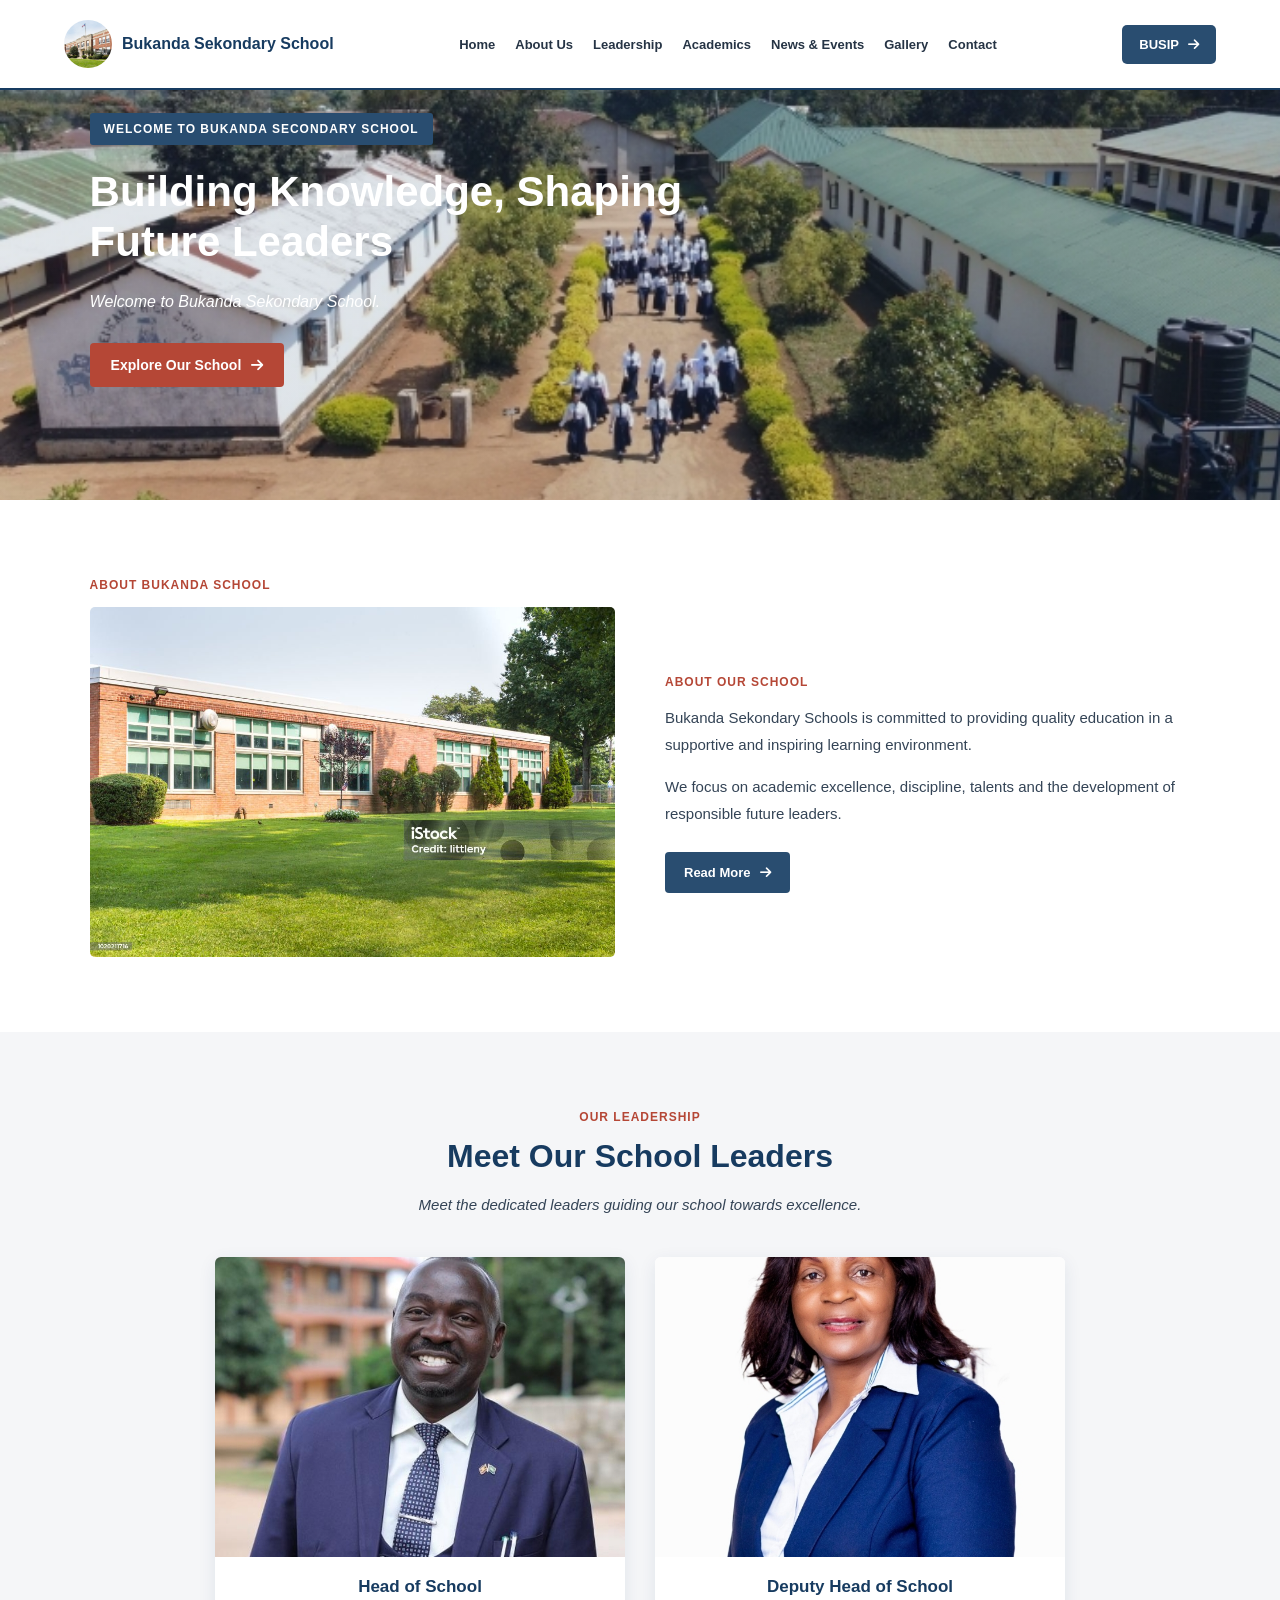
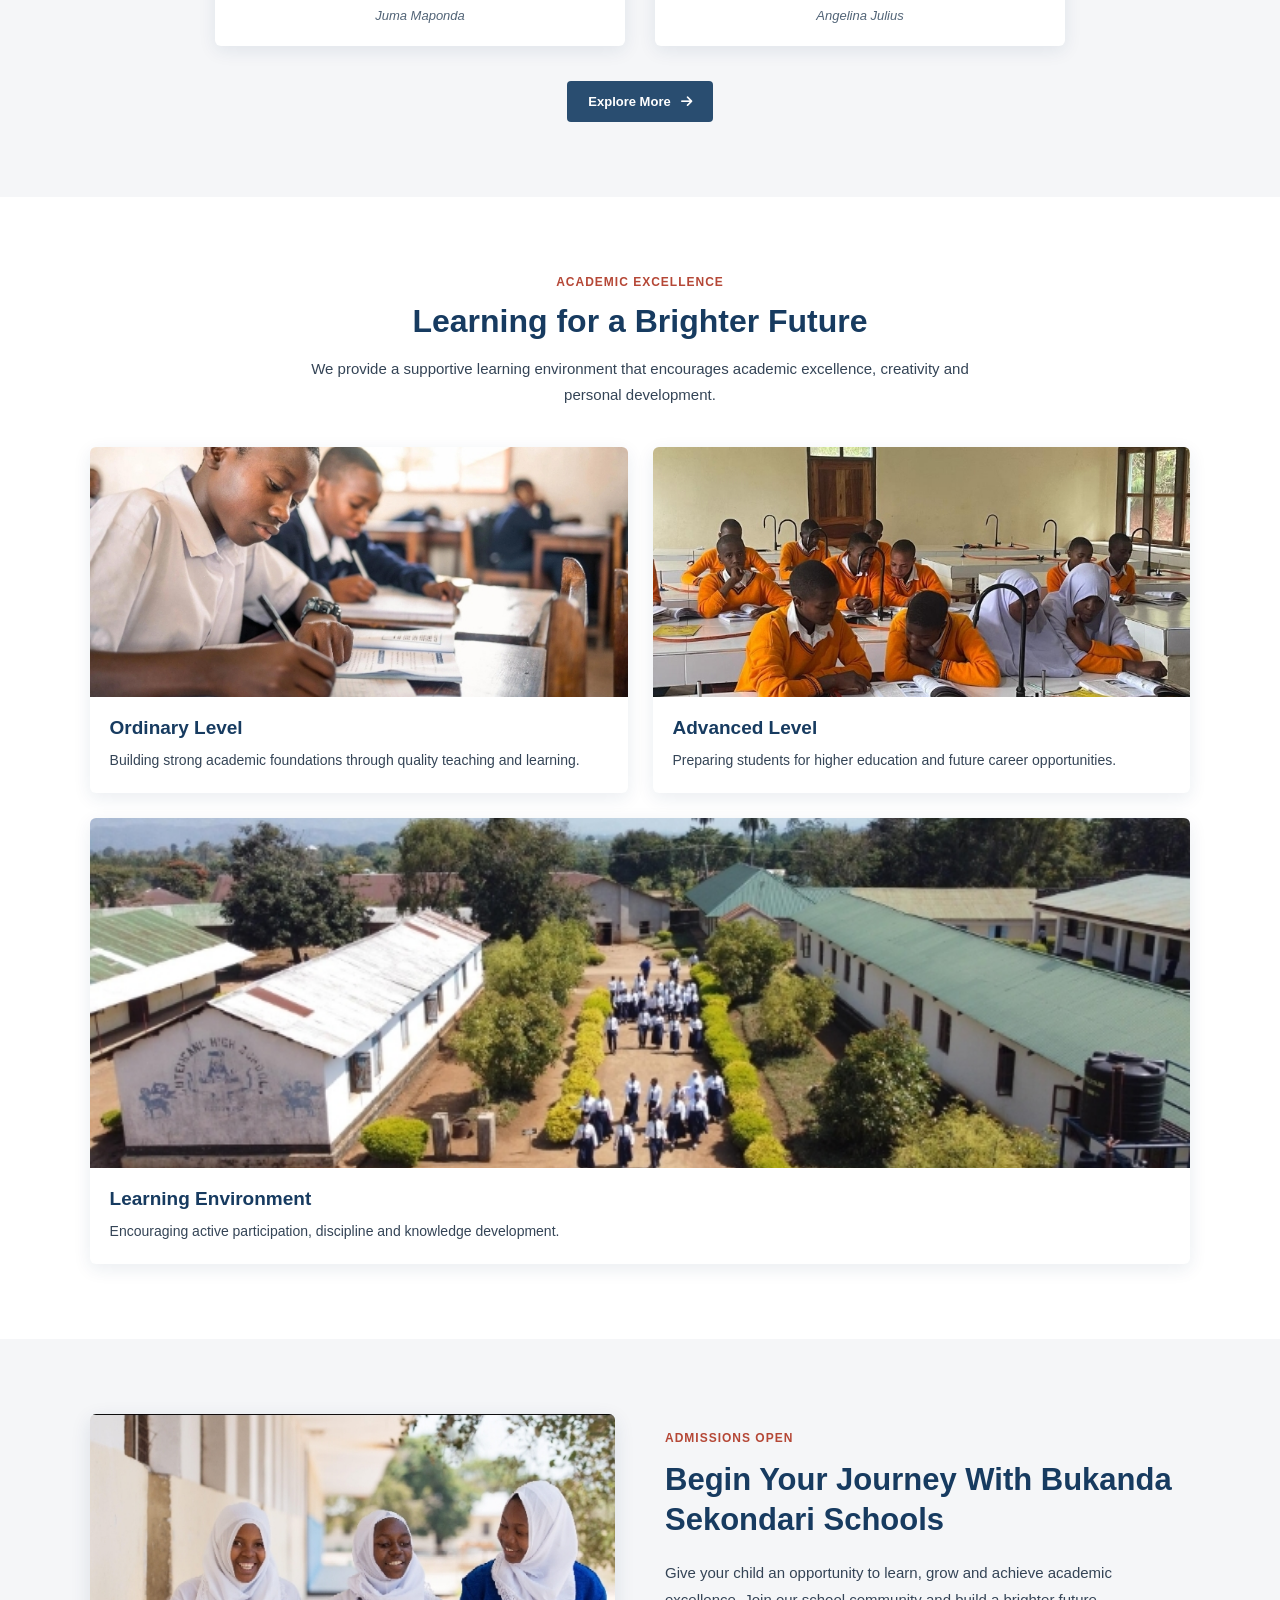
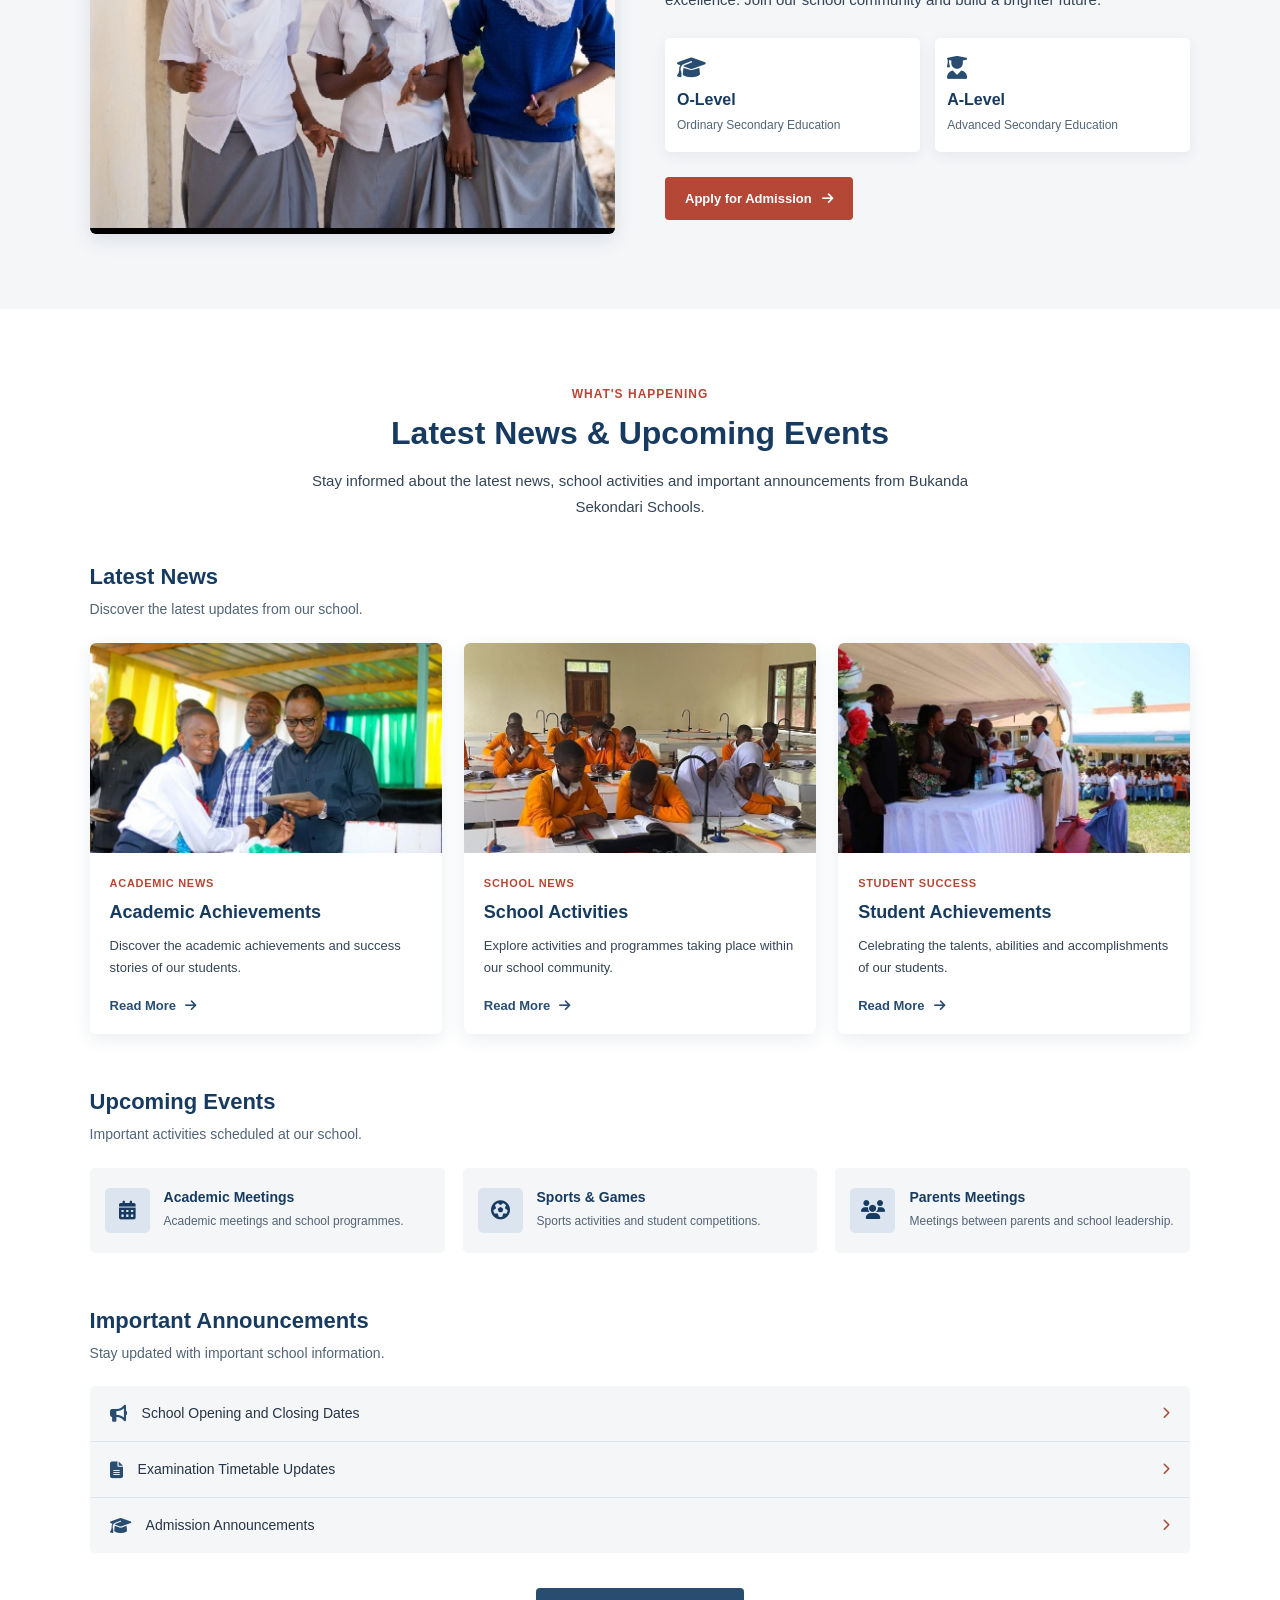
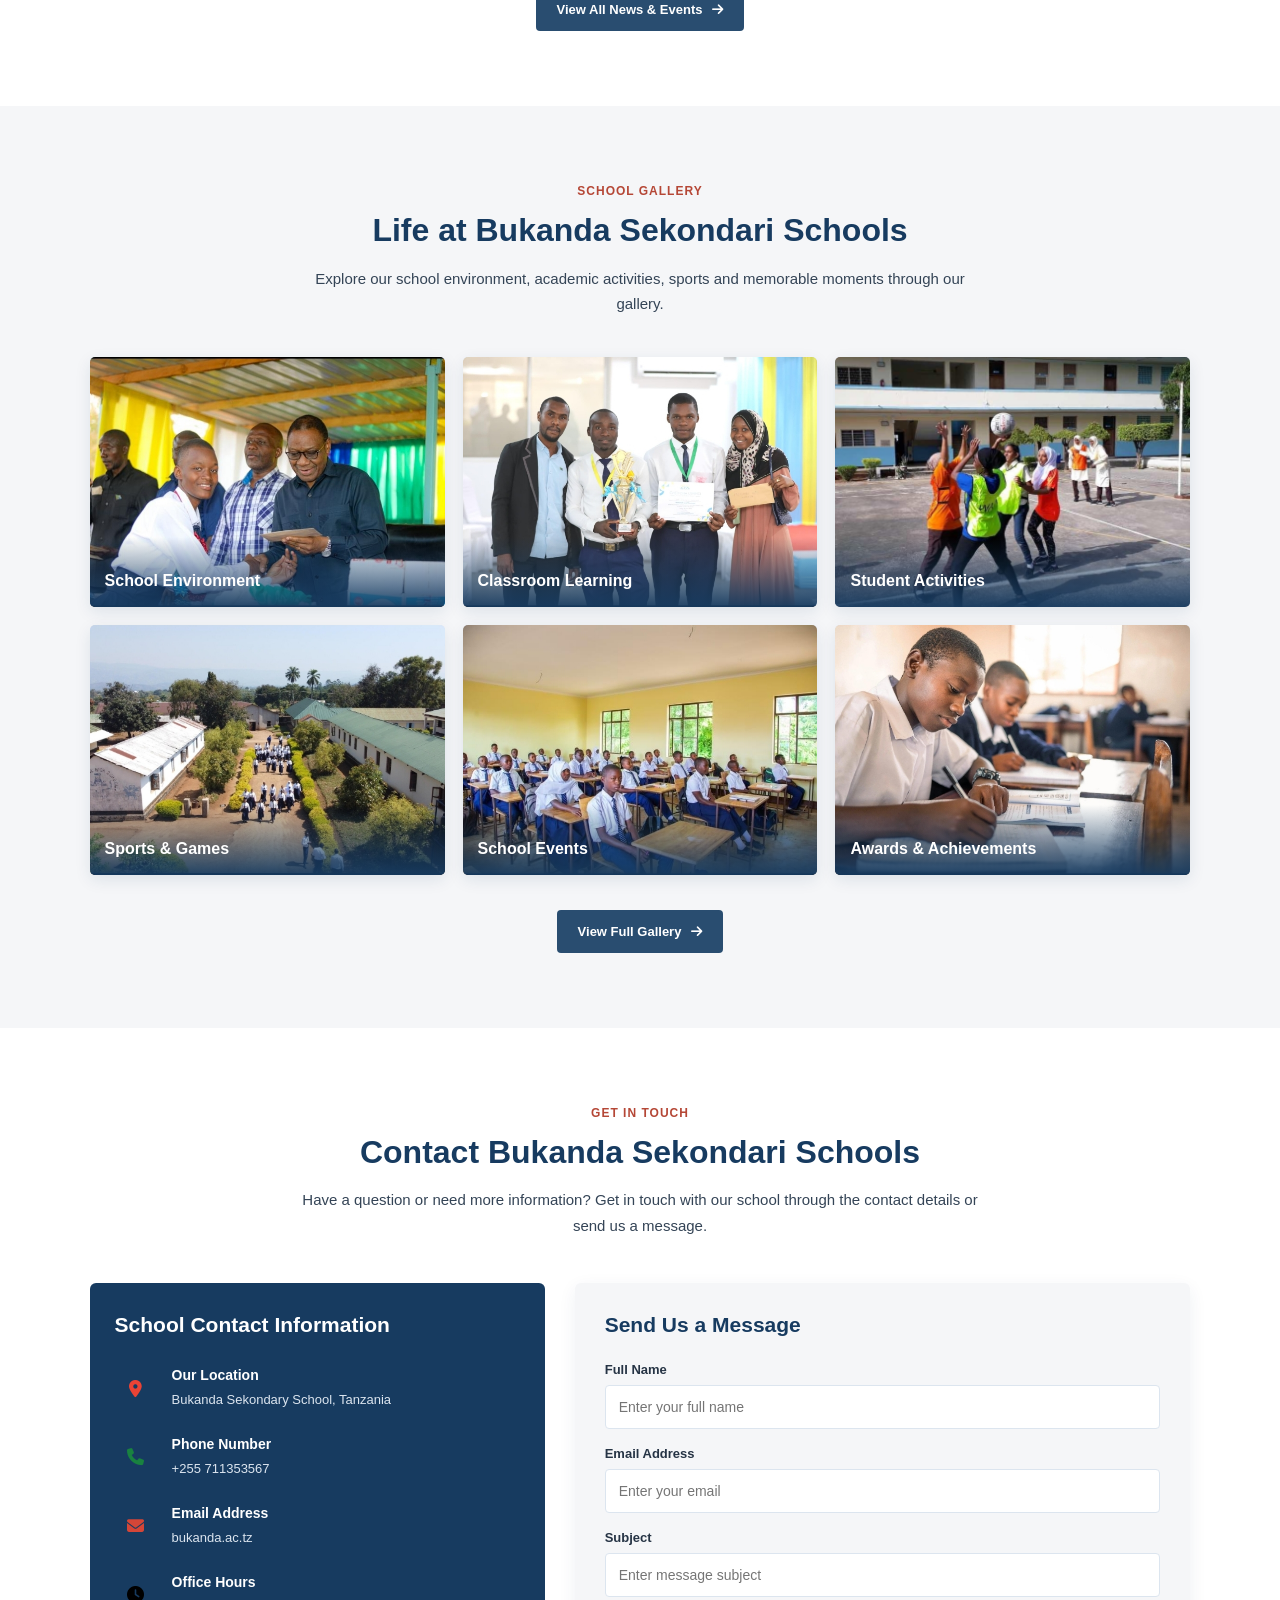
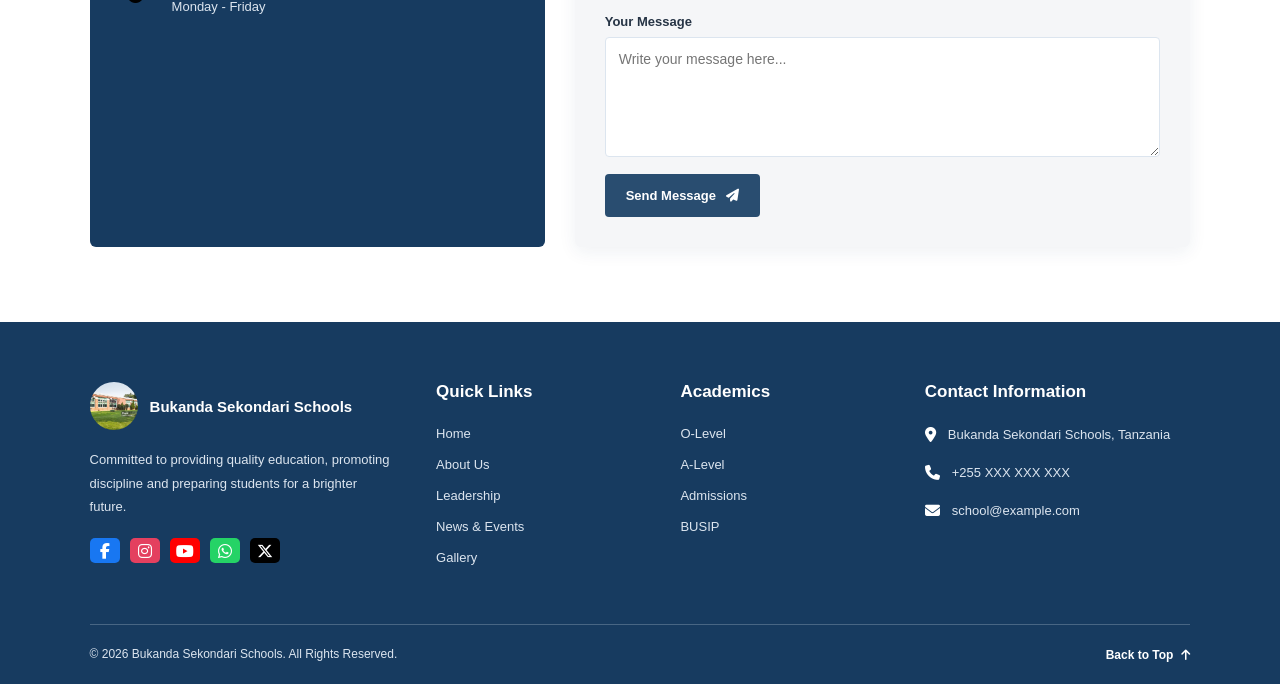
<file: index.html>
<!DOCTYPE html>
<html lang="en">

<head>
    <meta charset="UTF-8">
    <meta name="viewport" content="width=device-width, initial-scale=1.0">

    <title>Bukanda Sekondary School</title>

    <link rel="stylesheet" href="style.css">
    
   <link rel="stylesheet"
href="https://cdnjs.cloudflare.com/ajax/libs/font-awesome/6.7.2/css/all.min.css">


</head>

<body>

    
<header class="header">

    <!-- School Logo and Name -->
    <div class="header-brand">

        <img src="istockphoto-1317007945-1024x1024.jpg" alt="Bukanda School Logo">

        <h2>Bukanda Sekondary School</h2>

    </div>

    <!-- Navigation Links -->
    <nav class="navbar">

        <a href="#home">Home</a>

        <a href="#about">About Us</a>

        <a href="#leadership">Leadership</a>

        <a href="#academics">Academics</a>

        <a href="#news">News & Events</a>

        <a href="#gallery">Gallery</a>

        <a href="#contact">Contact</a>

    </nav>

    <!-- BUSIP Button -->
    <a href="login.html" class="busip-btn">
        BUSIP
        <i class="fa-solid fa-arrow-right"></i>
    </a>

    <!-- Mobile Menu Button -->
    <button class="menu-btn" id="menuBtn">
        <i class="fa-solid fa-bars"></i>
    </button>

  <!-- Mobile Navigation Menu -->
<div class="mobile-menu" id="mobileMenu">

    <div class="mobile-menu-header">
        <h3>BUKANDA</h3>
        <p>SEKONDARY SCHOOL</p>
    </div>

    <div class="mobile-menu-links">
        <a href="#home">
            <i class="fa-solid fa-house"></i>
            <span>Home</span>
        </a>

        <a href="#about">
            <i class="fa-solid fa-school"></i>
            <span>About Us</span>
        </a>

        <a href="#leadership">
            <i class="fa-solid fa-users"></i>
            <span> School Leadership</span>
        </a>

        <a href="#academics">
            <i class="fa-solid fa-book-open"></i>
            <span>Academics</span>
        </a>

        <a href="#admission">
            <i class="fa-solid fa-user-plus"></i>
            <span>Admission</span>
        </a>

        <a href="#news">
            <i class="fa-solid fa-newspaper"></i>
            <span>News & School Events</span>
        </a>

        <a href="#gallery">
            <i class="fa-solid fa-images"></i>
            <span>Gallery</span>
        </a>

        <a href="#contact">
            <i class="fa-solid fa-envelope"></i>
            <span>Contact Us</span>
        </a>
    </div>

    <div class="mobile-menu-bottom">
        <a href="login.html" class="mobile-busip">
            <i class="fa-solid fa-user-graduate"></i>
            <span>BUSIP</span>
            <i class="fa-solid fa-arrow-right"></i>
        </a>
    </div>

</div>

</header>


  
<!-- HERO SECTION -->

<section class="hero" id="home">

    <div class="hero-overlay">

        <div class="hero-content">

            <span class="hero-label">
                WELCOME TO BUKANDA SECONDARY SCHOOL
            </span>

            <h1>
                Building Knowledge,
                Shaping Future Leaders
            </h1>

            <p id="heroTyping">
                Welcome to Bukanda Sekondary School.
          We are committed to nurturing knowledge, building character, and inspiring excellence. We empower every student with the skills, confidence, and opportunities needed to achieve their dreams and become responsible leaders of tomorrow.
            </p>

            <a href="#about" class="hero-btn">
                Explore Our School
                <i class="fa-solid fa-arrow-right"></i>
            </a>

        </div>

    </div>

</section>


<!-- ABOUT US SECTION -->

<section class="about-section" id="about">
  <span class="section-label">
                ABOUT BUKANDA SCHOOL
  </span>

    <div class="about-container">

        <!-- School Image -->
        <div class="about-image">

            <img src="istockphoto-1020211716-1024x1024.jpg"
                 alt="Bukanda Sekondari Schools">

        </div>

        <!-- About Content -->
        <div class="about-content">

            <span class="section-label">
                ABOUT OUR SCHOOL
            </span>

            <p>
                Bukanda Sekondary Schools is committed to
                providing quality education in a supportive
                and inspiring learning environment.
            </p>

            <p>
                We focus on academic excellence, discipline,
                talents and the development of responsible
                future leaders.
            </p>

            <a href="#leadership" class="about-btn">
                Read More
                <i class="fa-solid fa-arrow-right"></i>
            </a>

        </div>

    </div>

</section>

  
<!-- SCHOOL LEADERSHIP SECTION -->

<section class="leadership-section" id="leadership">

    <div class="leadership-container">

        <!-- Section Heading -->
        <div class="leadership-heading">

            <span>OUR LEADERSHIP</span>

            <h2>Meet Our School Leaders</h2>

            <p>
                Meet the dedicated leaders guiding our
                school towards excellence.
            </p>

        </div>


        <!-- Leaders Cards -->
        <div class="leaders-grid">

            <!-- Head of School -->
            <div class="leader-card">

                <div class="leader-image">
                    <img src="Screenshot_20261113-113105.jpg"
                         alt="Head of School">
                </div>

                <div class="leader-info">

                    <h3>Head of School</h3>

                    <p>Juma Maponda</p>

                </div>

            </div>


            <!-- Deputy Head of School -->
            <div class="leader-card">

                <div class="leader-image">
                    <img src="Screenshot_20261113-113124.jpg"
                         alt="Deputy Head of School">
                </div>

                <div class="leader-info">

                    <h3>Deputy Head of School</h3>

                    <p>Angelina Julius</p>

                </div>

            </div>

        </div>


        <!-- Explore More Button -->
        <div class="leadership-action">

            <a href="leadership.html" class="leadership-btn">
                Explore More
                <i class="fa-solid fa-arrow-right"></i>
            </a>

        </div>

    </div>

</section>

  
<!-- ACADEMICS SECTION -->
<section class="academics-section" id="academics">

    <div class="academics-container">

        <!-- Section Heading -->
        <div class="academics-heading">

            <span>ACADEMIC EXCELLENCE</span>

            <h2>Learning for a Brighter Future</h2>

            <p>
                We provide a supportive learning environment
                that encourages academic excellence, creativity
                and personal development.
            </p>

        </div>

        <!-- Academic Areas -->
        <div class="academics-grid">

            <!-- O-Level -->
            <div class="academic-card">

                <div class="academic-image">
                    <img src="Screenshot_20261113-114442.jpg"
                         alt="O-Level Education">
                </div>

                <div class="academic-info">

                    <h3>Ordinary Level</h3>

                    <p>
                        Building strong academic foundations
                        through quality teaching and learning.
                    </p>

                </div>

            </div>

            <!-- A-Level -->
            <div class="academic-card">

                <div class="academic-image">
                    <img src="Screenshot_20261113-114505.jpg"
                         alt="A-Level Education">
                </div>

                <div class="academic-info">

                    <h3>Advanced Level</h3>

                    <p>
                        Preparing students for higher education
                        and future career opportunities.
                    </p>

                </div>

            </div>

            <!-- Learning Environment -->
            <div class="academic-card">

                <div class="academic-image">
                    <img src="Screenshot_20261113-114528.jpg"
                         alt="School Learning Environment">
                </div>

                <div class="academic-info">

                    <h3>Learning Environment</h3>

                    <p>
                        Encouraging active participation,
                        discipline and knowledge development.
                    </p>

                </div>

            </div>

        </div>

    </div>

</section>


<!-- ADMISSION SECTION -->
<section class="admission-section" id="admission">

    <div class="admission-container">

        <!-- Admission Image -->
        <div class="admission-image">
            <img src="Screenshot_20261113-115004.jpg"
                 alt="Bukanda School Admission">
        </div>

        <!-- Admission Content -->
        <div class="admission-content">

            <span>ADMISSIONS OPEN</span>

            <h2>
                Begin Your Journey
                With Bukanda Sekondari Schools
            </h2>

            <p>
                Give your child an opportunity to learn,
                grow and achieve academic excellence.
                Join our school community and build a
                brighter future.
            </p>

            <div class="admission-levels">

                <div>
                    <i class="fa-solid fa-graduation-cap"></i>
                    <h3>O-Level</h3>
                    <p>Ordinary Secondary Education</p>
                </div>

                <div>
                    <i class="fa-solid fa-user-graduate"></i>
                    <h3>A-Level</h3>
                    <p>Advanced Secondary Education</p>
                </div>

            </div>

            <a href="#contact" class="admission-btn">
                Apply for Admission
                <i class="fa-solid fa-arrow-right"></i>
            </a>

        </div>

    </div>

</section>

  
<!-- NEWS & EVENTS SECTION -->
<section class="news-section" id="news">

    <div class="news-container">

        <!-- SECTION HEADING -->
        <div class="news-heading">

            <span>WHAT'S HAPPENING</span>

            <h2>Latest News & Upcoming Events</h2>

            <p>
                Stay informed about the latest news,
                school activities and important announcements
                from Bukanda Sekondari Schools.
            </p>

        </div>


        <!-- LATEST NEWS -->
        <div class="news-subheading">

            <h3>Latest News</h3>

            <p>Discover the latest updates from our school.</p>

        </div>

        <div class="news-grid">

            <!-- NEWS CARD 1 -->
            <div class="news-card">

                <div class="news-image">
                    <img src="Screenshot_20261113-115736.jpg"
                         alt="Academic Achievement">
                </div>

                <div class="news-info">

                    <span class="news-category">ACADEMIC NEWS</span>

                    <h3>Academic Achievements</h3>

                    <p>
                        Discover the academic achievements
                        and success stories of our students.
                    </p>

                    <a href="#">
                        Read More
                        <i class="fa-solid fa-arrow-right"></i>
                    </a>

                </div>

            </div>


            <!-- NEWS CARD 2 -->
            <div class="news-card">

                <div class="news-image">
                    <img src="Screenshot_20261113-114505.jpg"
                         alt="School Activities">
                </div>

                <div class="news-info">

                    <span class="news-category">SCHOOL NEWS</span>

                    <h3>School Activities</h3>

                    <p>
                        Explore activities and programmes
                        taking place within our school community.
                    </p>

                    <a href="#">
                        Read More
                        <i class="fa-solid fa-arrow-right"></i>
                    </a>

                </div>

            </div>


            <!-- NEWS CARD 3 -->
            <div class="news-card">

                <div class="news-image">
                    <img src="Screenshot_20261113-115605.jpg"
                         alt="Student Achievements">
                </div>

                <div class="news-info">

                    <span class="news-category">STUDENT SUCCESS</span>

                    <h3>Student Achievements</h3>

                    <p>
                        Celebrating the talents, abilities
                        and accomplishments of our students.
                    </p>

                    <a href="#">
                        Read More
                        <i class="fa-solid fa-arrow-right"></i>
                    </a>

                </div>

            </div>

        </div>


        <!-- UPCOMING EVENTS -->
        <div class="events-section">

            <div class="news-subheading">

                <h3>Upcoming Events</h3>

                <p>Important activities scheduled at our school.</p>

            </div>

            <div class="events-grid">

                <div class="event-item">

                    <div class="event-icon">
                        <i class="fa-solid fa-calendar-days"></i>
                    </div>

                    <div>
                        <h4>Academic Meetings</h4>
                        <p>Academic meetings and school programmes.</p>
                    </div>

                </div>


                <div class="event-item">

                    <div class="event-icon">
                        <i class="fa-solid fa-futbol"></i>
                    </div>

                    <div>
                        <h4>Sports & Games</h4>
                        <p>Sports activities and student competitions.</p>
                    </div>

                </div>


                <div class="event-item">

                    <div class="event-icon">
                        <i class="fa-solid fa-users"></i>
                    </div>

                    <div>
                        <h4>Parents Meetings</h4>
                        <p>Meetings between parents and school leadership.</p>
                    </div>

                </div>

            </div>

        </div>


        <!-- IMPORTANT ANNOUNCEMENTS -->
        <div class="announcements-section">

            <div class="news-subheading">

                <h3>Important Announcements</h3>

                <p>Stay updated with important school information.</p>

            </div>

            <div class="announcement-list">

                <div class="announcement-item">
                    <i class="fa-solid fa-bullhorn"></i>
                    <p>School Opening and Closing Dates</p>
                    <i class="fa-solid fa-chevron-right"></i>
                </div>

                <div class="announcement-item">
                    <i class="fa-solid fa-file-lines"></i>
                    <p>Examination Timetable Updates</p>
                    <i class="fa-solid fa-chevron-right"></i>
                </div>

                <div class="announcement-item">
                    <i class="fa-solid fa-graduation-cap"></i>
                    <p>Admission Announcements</p>
                    <i class="fa-solid fa-chevron-right"></i>
                </div>

            </div>

        </div>


        <!-- VIEW ALL -->
        <div class="news-action">

            <a href="news.html" class="news-btn">
                View All News & Events
                <i class="fa-solid fa-arrow-right"></i>
            </a>

        </div>

    </div>

</section>

  
<!-- GALLERY SECTION -->
<section class="gallery-section" id="gallery">

    <div class="gallery-container">

        <div class="gallery-heading">
            <span>SCHOOL GALLERY</span>
            <h2>Life at Bukanda Sekondari Schools</h2>
            <p>
                Explore our school environment, academic activities,
                sports and memorable moments through our gallery.
            </p>
        </div>

        <div class="gallery-grid">

            <div class="gallery-item">
                <img src="Screenshot_20261113-115736.jpg"
                     alt="School Environment">
                <div class="gallery-overlay">
                    <h3>School Environment</h3>
                </div>
            </div>

            <div class="gallery-item">
                <img src="Screenshot_20261113-115702.jpg"
                     alt="Classroom Learning">
                <div class="gallery-overlay">
                    <h3>Classroom Learning</h3>
                </div>
            </div>

            <div class="gallery-item">
                <img src="Screenshot_20261113-115540.jpg"
                     alt="Student Activities">
                <div class="gallery-overlay">
                    <h3>Student Activities</h3>
                </div>
            </div>

            <div class="gallery-item">
                <img src="Screenshot_20261113-114528.jpg"
                     alt="Sports and Games">
                <div class="gallery-overlay">
                    <h3>Sports & Games</h3>
                </div>
            </div>

            <div class="gallery-item">
                <img src="Screenshot_20261113-114415.jpg"
                     alt="School Events">
                <div class="gallery-overlay">
                    <h3>School Events</h3>
                </div>
            </div>

            <div class="gallery-item">
                <img src="Screenshot_20261113-114442.jpg"
                     alt="Awards and Achievements">
                <div class="gallery-overlay">
                    <h3>Awards & Achievements</h3>
                </div>
            </div>

        </div>

        <div class="gallery-action">
            <a href="gallery.html" class="gallery-btn">
                View Full Gallery
                <i class="fa-solid fa-arrow-right"></i>
            </a>
        </div>

    </div>

</section>


  
<!-- CONTACT SECTION -->
<section class="contact-section" id="contact">

    <div class="contact-container">

        <!-- SECTION HEADING -->
        <div class="contact-heading">
            <span>GET IN TOUCH</span>
            <h2>Contact Bukanda Sekondari Schools</h2>
            <p>
                Have a question or need more information?
                Get in touch with our school through the
                contact details or send us a message.
            </p>
        </div>

        <div class="contact-content">

            <!-- CONTACT INFORMATION -->
            <div class="contact-info">

                <h3>School Contact Information</h3>

                <div class="contact-item">
                    <div class="contact-icon">
                        <i class="fa-solid fa-location-dot"></i>
                    </div>
                    <div>
                        <h4>Our Location</h4>
                        <p>Bukanda Sekondary School, Tanzania</p>
                    </div>
                </div>

                <div class="contact-item">
                    <div class="contact-icon">
                        <i class="fa-solid fa-phone"></i>
                    </div>
                    <div>
                        <h4>Phone Number</h4>
                        <p>+255 711353567</p>
                    </div>
                </div>

                <div class="contact-item">
                    <div class="contact-icon">
                        <i class="fa-solid fa-envelope"></i>
                    </div>
                    <div>
                        <h4>Email Address</h4>
                        <p>bukanda.ac.tz </>
                    </div>
                </div>

                <div class="contact-item">
                    <div class="contact-icon">
                        <i class="fa-solid fa-clock"></i>
                    </div>
                    <div>
                        <h4>Office Hours</h4>
                        <p>Monday - Friday</p>
                    </div>
                </div>

            </div>

            <!-- CONTACT FORM -->
            <div class="contact-form-container">

                <h3>Send Us a Message</h3>

                <form class="contact-form" id="contactForm">

                    <div class="form-group">
                        <label for="contactName">Full Name</label>
                        <input type="text" id="contactName"
                               placeholder="Enter your full name" required>
                    </div>

                    <div class="form-group">
                        <label for="contactEmail">Email Address</label>
                        <input type="email" id="contactEmail"
                               placeholder="Enter your email" required>
                    </div>

                    <div class="form-group">
                        <label for="contactSubject">Subject</label>
                        <input type="text" id="contactSubject"
                               placeholder="Enter message subject" required>
                    </div>

                    <div class="form-group">
                        <label for="contactMessage">Your Message</label>
                        <textarea id="contactMessage"
                                  rows="5"
                                  placeholder="Write your message here..."
                                  required></textarea>
                    </div>

                    <button type="submit" class="contact-btn">
                        Send Message
                        <i class="fa-solid fa-paper-plane"></i>
                    </button>

                </form>

            </div>

        </div>

    </div>

</section>

  
<!-- FOOTER SECTION -->
<footer class="footer">

    <div class="footer-container">

        <!-- SCHOOL INFORMATION -->
        <div class="footer-column footer-about">

            <div class="footer-brand">
                <img src="istockphoto-1020211716-1024x1024.jpg" alt="Bukanda School Logo">
                <h3>Bukanda Sekondari Schools</h3>
            </div>

            <p>
                Committed to providing quality education,
                promoting discipline and preparing students
                for a brighter future.
            </p>

            
<div class="footer-socials">

    <a href="#" aria-label="Facebook">
        <i class="fa-brands fa-facebook-f"></i>
    </a>

    <a href="#" aria-label="Instagram">
        <i class="fa-brands fa-instagram"></i>
    </a>

    <a href="#" aria-label="YouTube">
        <i class="fa-brands fa-youtube"></i>
    </a>

    <a href="#" aria-label="WhatsApp">
        <i class="fa-brands fa-whatsapp"></i>
    </a>

    <a href="#" aria-label="X">
        <i class="fa-brands fa-x-twitter"></i>
    </a>

</div>


        </div>

        <!-- QUICK LINKS -->
        <div class="footer-column">

            <h3>Quick Links</h3>

            <ul>
                <li><a href="#home">Home</a></li>
                <li><a href="#about">About Us</a></li>
                <li><a href="#leadership">Leadership</a></li>
                <li><a href="#news">News & Events</a></li>
                <li><a href="#gallery">Gallery</a></li>
            </ul>

        </div>

        <!-- ACADEMICS -->
        <div class="footer-column">

            <h3>Academics</h3>

            <ul>
                <li><a href="#academics">O-Level</a></li>
                <li><a href="#academics">A-Level</a></li>
                <li><a href="#admission">Admissions</a></li>
                <li><a href="login.html">BUSIP</a></li>
            </ul>

        </div>

        <!-- CONTACT INFORMATION -->
        <div class="footer-column footer-contact">

            <h3>Contact Information</h3>

            <p>
                <i class="fa-solid fa-location-dot"></i>
                Bukanda Sekondari Schools, Tanzania
            </p>

            <p>
                <i class="fa-solid fa-phone"></i>
                +255 XXX XXX XXX
            </p>

            <p>
                <i class="fa-solid fa-envelope"></i>
                school@example.com
            </p>

        </div>

    </div>

    <!-- FOOTER BOTTOM -->
    <div class="footer-bottom">

        <p>
            &copy; 2026 Bukanda Sekondari Schools.
            All Rights Reserved.
        </p>

        <a href="#home">
            Back to Top
            <i class="fa-solid fa-arrow-up"></i>
        </a>

    </div>

</footer>


    <script src="script.js"> </script>

</body>
</html>
</file>
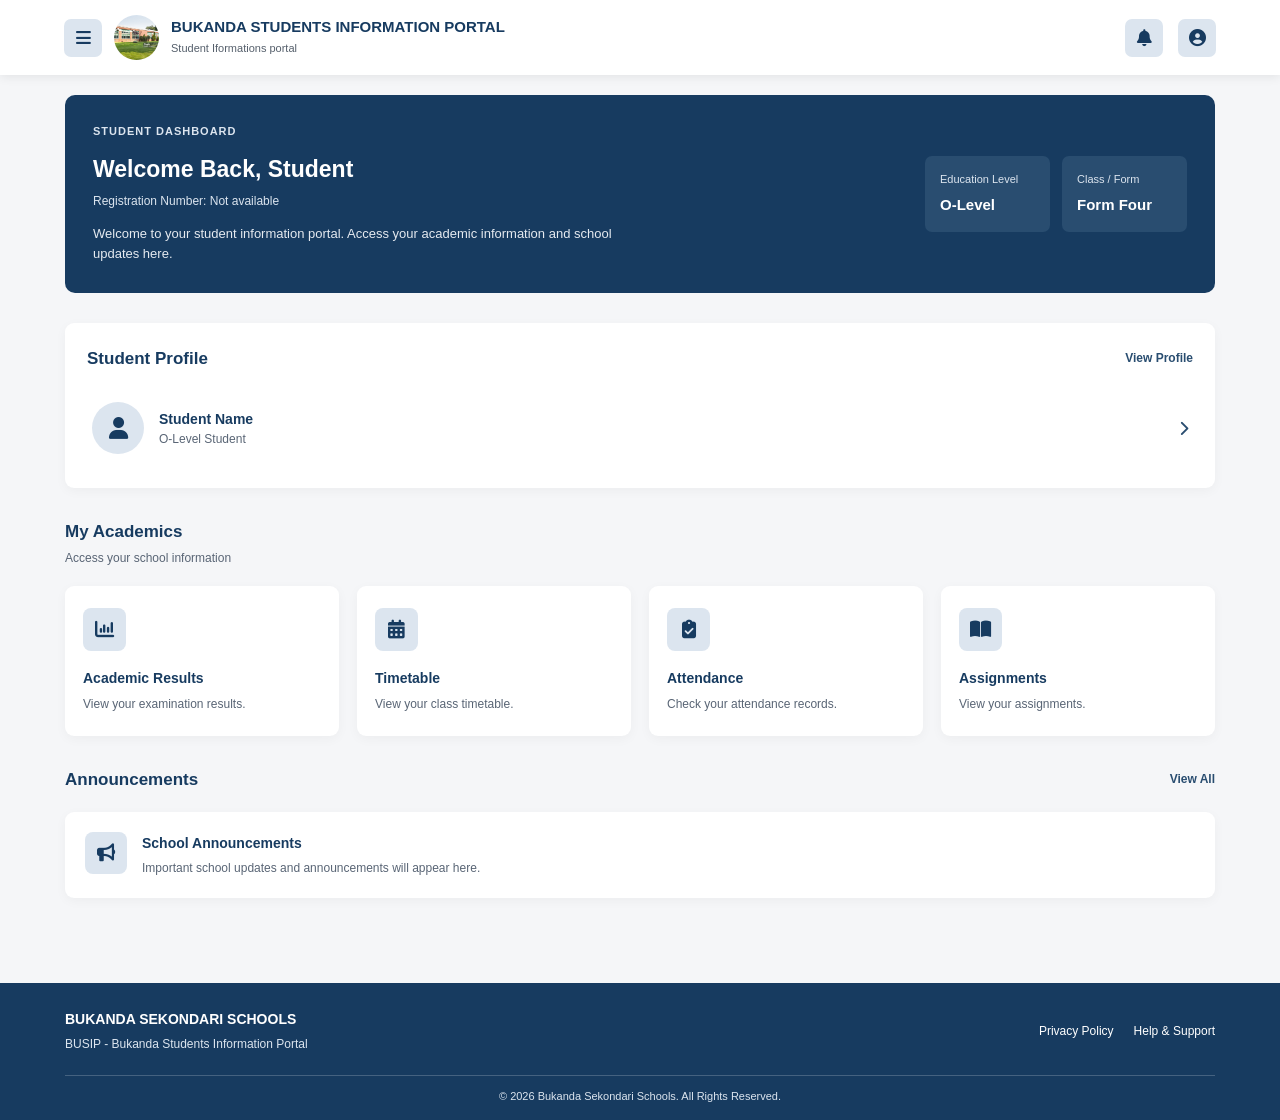
<file: dashboard.html>
<!DOCTYPE html>
<html lang="en">

<head>
    <!-- Character encoding -->
    <meta charset="UTF-8">

    <!-- Mobile responsive settings -->
    <meta name="viewport" content="width=device-width, initial-scale=1.0">

    <!-- Page title -->
    <title>BUSIP | Student Dashboard</title>

    <!-- Dashboard CSS -->
    <link rel="stylesheet" href="dashboard.css">

    <!-- Font Awesome icons -->
    <link rel="stylesheet"
    href="https://cdnjs.cloudflare.com/ajax/libs/font-awesome/6.7.2/css/all.min.css">
</head>

<body>

    <!-- MAIN DASHBOARD HEADER -->
    <header class="dashboard-header">

        <!-- School branding -->
        <div class="dashboard-brand">
<!-- Slide menu button -->
<button class="menu-btn" id="menuBtn" aria-label="Open menu">
    <i class="fa-solid fa-bars"></i>
</button>
            <img src="istockphoto-1020211716-1024x1024.jpg" alt="School Logo">

            <div>
                <h2>BUKANDA STUDENTS INFORMATION PORTAL</h2>
                <p>Student Iformations portal</p>
            </div>

        </div>

        <!-- Header right section -->
        <div class="header-actions">

            <!-- Notifications -->
            <button class="notification-btn" id="notificationBtn"
                aria-label="Notifications">

                <i class="fa-solid fa-bell"></i>

            </button>

            <!-- Student profile button -->
            <button class="profile-btn" id="profileBtn"
                aria-label="Student profile">

                <i class="fa-solid fa-circle-user"></i>

            </button>

            <!-- Profile dropdown -->
            <div class="profile-dropdown" id="profileDropdown">

                <!-- Student profile option -->
                <a href="profile.html">
                    <i class="fa-solid fa-user"></i>
                    <span>My Profile</span>
                </a>

                <!-- Settings expandable option -->
                <div class="settings-menu">

                    <button id="settingsBtn" class="settings-btn">
                        <span>
                            <i class="fa-solid fa-gear"></i>
                            Settings
                        </span>

                        <i class="fa-solid fa-chevron-down"
                           id="settingsChevron"></i>
                    </button>

                    <!-- Expanded settings content -->
                    <div class="settings-content" id="settingsContent">

                        <a href="#">
                            Account Settings
                        </a>

                        <a href="#">
                            Change Password
                        </a>

                    </div>

                </div>

                <!-- Logout option -->
                <a href="login.html" class="logout-link">
                    <i class="fa-solid fa-right-from-bracket"></i>
                    <span>Logout</span>
                </a>

            </div>

        </div>

    </header>

  <!-- Dashboard slide menu -->
<aside class="dashboard-slide-menu" id="slideMenu">

    <div class="slide-menu-heading">
        <h3>BUSIP MENU</h3>
    </div>

    <nav class="slide-menu-links">

        <a href="dashboard.html">
            <i class="fa-solid fa-house"></i>
            <span>Dashboard</span>
        </a>

        <a href="results.html">
            <i class="fa-solid fa-chart-column"></i>
            <span>Academic Results</span>
        </a>

        <a href="timetable.html">
            <i class="fa-solid fa-calendar-days"></i>
            <span>Timetable</span>
        </a>

        <a href="attendance.html">
            <i class="fa-solid fa-clipboard-check"></i>
            <span>Attendance</span>
        </a>

        <a href="assignments.html">
            <i class="fa-solid fa-book-open"></i>
            <span>Assignments</span>
        </a>

        <a href="announcements.html">
            <i class="fa-solid fa-bullhorn"></i>
            <span>Announcements</span>
        </a>

    </nav>

</aside>

<!-- Background overlay -->
<div class="menu-overlay" id="menuOverlay"></div>


    <!-- MAIN DASHBOARD CONTENT -->
    <main class="dashboard-main">

        <!-- STUDENT WELCOME SECTION -->
        <section class="student-welcome">

            <div class="welcome-details">

                <p class="welcome-label">STUDENT DASHBOARD</p>

                <h2 id="studentName">Welcome Back, Student</h2>
<p id="studentRegNumber">Registration Number</p>

                <p>
                    Welcome to your student information portal.
                    Access your academic information and school updates here.
                </p>

            </div>

            <!-- Student academic information -->
            <div class="student-academic-info">

                <div class="academic-item">
                    <span>Education Level</span>
                    <h3>O-Level</h3>
                </div>

                <div class="academic-item">
                    <span>Class / Form</span>
                    <h3>Form Four</h3>
                </div>

            </div>

        </section>


        <!-- STUDENT PROFILE PREVIEW -->
        <section class="student-profile-preview">

            <div class="section-heading">
                <h2>Student Profile</h2>
                <a href="profile.html">View Profile</a>
            </div>

            <div class="profile-preview-content">

                <div class="student-avatar">
                    <i class="fa-solid fa-user"></i>
                </div>

                <div class="student-basic-info">

                    <h3>Student Name</h3>
                    <p>O-Level Student</p>

                </div>

                <i class="fa-solid fa-chevron-right"></i>

            </div>

        </section>


        <!-- STUDENT QUICK ACCESS -->
        <section class="dashboard-services">

            <div class="section-heading">
                <h2>My Academics</h2>
                <p>Access your school information</p>
            </div>

            <div class="services-grid">

                <!-- Academic results -->
                <a href="results.html" class="service-card">

                    <div class="service-icon">
                        <i class="fa-solid fa-chart-column"></i>
                    </div>

                    <h3>Academic Results</h3>
                    <p>View your examination results.</p>

                </a>

                <!-- Timetable -->
                <a href="timetable.html" class="service-card">

                    <div class="service-icon">
                        <i class="fa-solid fa-calendar-days"></i>
                    </div>

                    <h3>Timetable</h3>
                    <p>View your class timetable.</p>

                </a>

                <!-- Attendance -->
                <a href="attendance.html" class="service-card">

                    <div class="service-icon">
                        <i class="fa-solid fa-clipboard-check"></i>
                    </div>

                    <h3>Attendance</h3>
                    <p>Check your attendance records.</p>

                </a>

                <!-- Assignments -->
                <a href="assignments.html" class="service-card">

                    <div class="service-icon">
                        <i class="fa-solid fa-book-open"></i>
                    </div>

                    <h3>Assignments</h3>
                    <p>View your assignments.</p>

                </a>

            </div>

        </section>


        <!-- SCHOOL ANNOUNCEMENTS -->
        <section class="dashboard-announcements">

            <div class="section-heading">
                <h2>Announcements</h2>
                <a href="announcements.html">View All</a>
            </div>

            <div class="announcement-content">

                <i class="fa-solid fa-bullhorn"></i>

                <div>
                    <h3>School Announcements</h3>
                    <p>
                        Important school updates and announcements
                        will appear here.
                    </p>
                </div>

            </div>

        </section>

    </main>

  
<!-- DASHBOARD FOOTER -->
<footer class="dashboard-footer">

    <div class="footer-content">

        <!-- School information -->
        <div class="footer-brand">
            <h3>BUKANDA SEKONDARI SCHOOLS</h3>
            <p>BUSIP - Bukanda Students Information Portal</p>
        </div>

        <!-- Footer links -->
        <div class="footer-links">
            <a href="#">Privacy Policy</a>
            <a href="#">Help & Support</a>
        </div>

    </div>

    <!-- Copyright -->
    <div class="footer-bottom">
        <p>&copy; 2026 Bukanda Sekondari Schools. All Rights Reserved.</p>
    </div>

</footer>



    <!-- Dashboard JavaScript -->
    <script src="dashboard.js"></script>

</body>
</html>
</file>
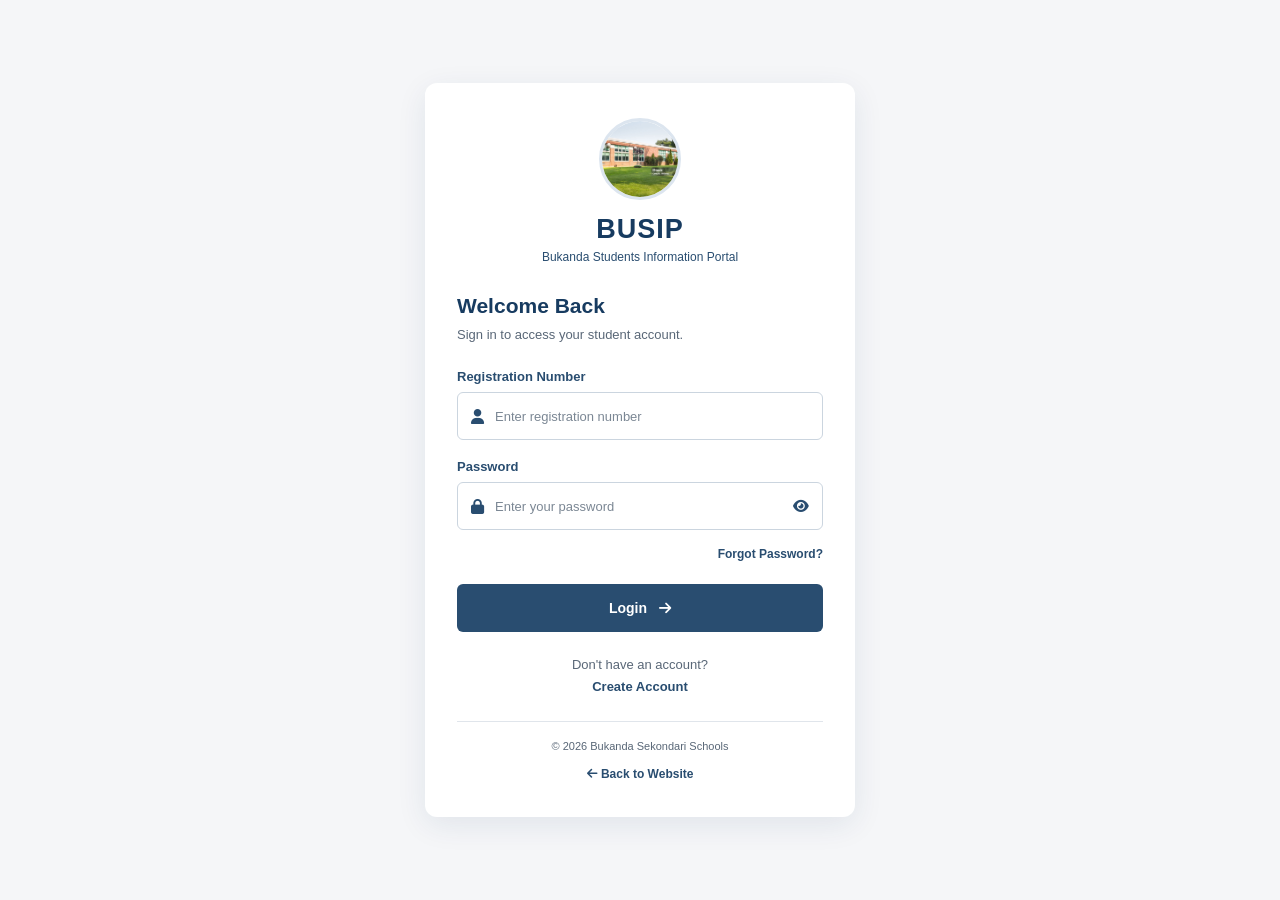
<file: login.html>
<!DOCTYPE html>
<html lang="en">
<head>
    <meta charset="UTF-8">
    <meta name="viewport" content="width=device-width, initial-scale=1.0">

    <title>BUSIP | Student Login</title>

    <link rel="stylesheet" href="login.css">
    <link rel="stylesheet" href="https://cdnjs.cloudflare.com/ajax/libs/font-awesome/6.7.2/css/all.min.css">
</head>

<body>

    <main class="login-container">

        <!-- LOGIN CONTENT -->
        <section class="login-card">

            <!-- SCHOOL LOGO -->
            <div class="login-logo">
                <img src="istockphoto-1020211716-1024x1024.jpg" alt="Bukanda School Logo">
            </div>

            <!-- PORTAL BRANDING -->
            <div class="login-heading">
                <h1>BUSIP</h1>
                <p>Bukanda Students Information Portal</p>
            </div>

            <!-- WELCOME MESSAGE -->
            <div class="welcome-text">
                <h2>Welcome Back</h2>
                <p>Sign in to access your student account.</p>
            </div>

            <!-- LOGIN FORM -->
            <form id="loginForm">

                <div class="form-group">
                    <label for="username">Registration Number</label>

                    <div class="input-box">
                        <i class="fa-solid fa-user"></i>
                        <input
                            type="text"
                            id="username"
                            placeholder="Enter registration number"
                            required
                        >
                    </div>
                </div>

                <div class="form-group">
                    <label for="password">Password</label>

                    <div class="input-box">
                        <i class="fa-solid fa-lock"></i>

                        <input
                            type="password"
                            id="password"
                            placeholder="Enter your password"
                            required
                        >

                        <i class="fa-solid fa-eye toggle-password"
                           id="togglePassword"></i>
                    </div>
                </div>

                <div class="forgot-password">
                    <a href="#">Forgot Password?</a>
                </div>
              
              <!-- Login validation message -->
             <p id="loginMessage" class="login-message"></p>
            


                <button type="submit" class="login-btn">
                    Login
                    <i class="fa-solid fa-arrow-right"></i>
                </button>

            </form>

            <!-- ACCOUNT INFORMATION -->
            <div class="account-info">
                <p>Don't have an account?</p>
                <a href="register.html">Create Account</a>
            </div>

            <div class="login-footer">
                <p>© 2026 Bukanda Sekondari Schools</p>
                <a href="index.html">
                    <i class="fa-solid fa-arrow-left"></i>
                    Back to Website
                </a>
              </div>
        </section>

    </main>

  <script src="login.js"></script>
  
</body>
</html>
</file>
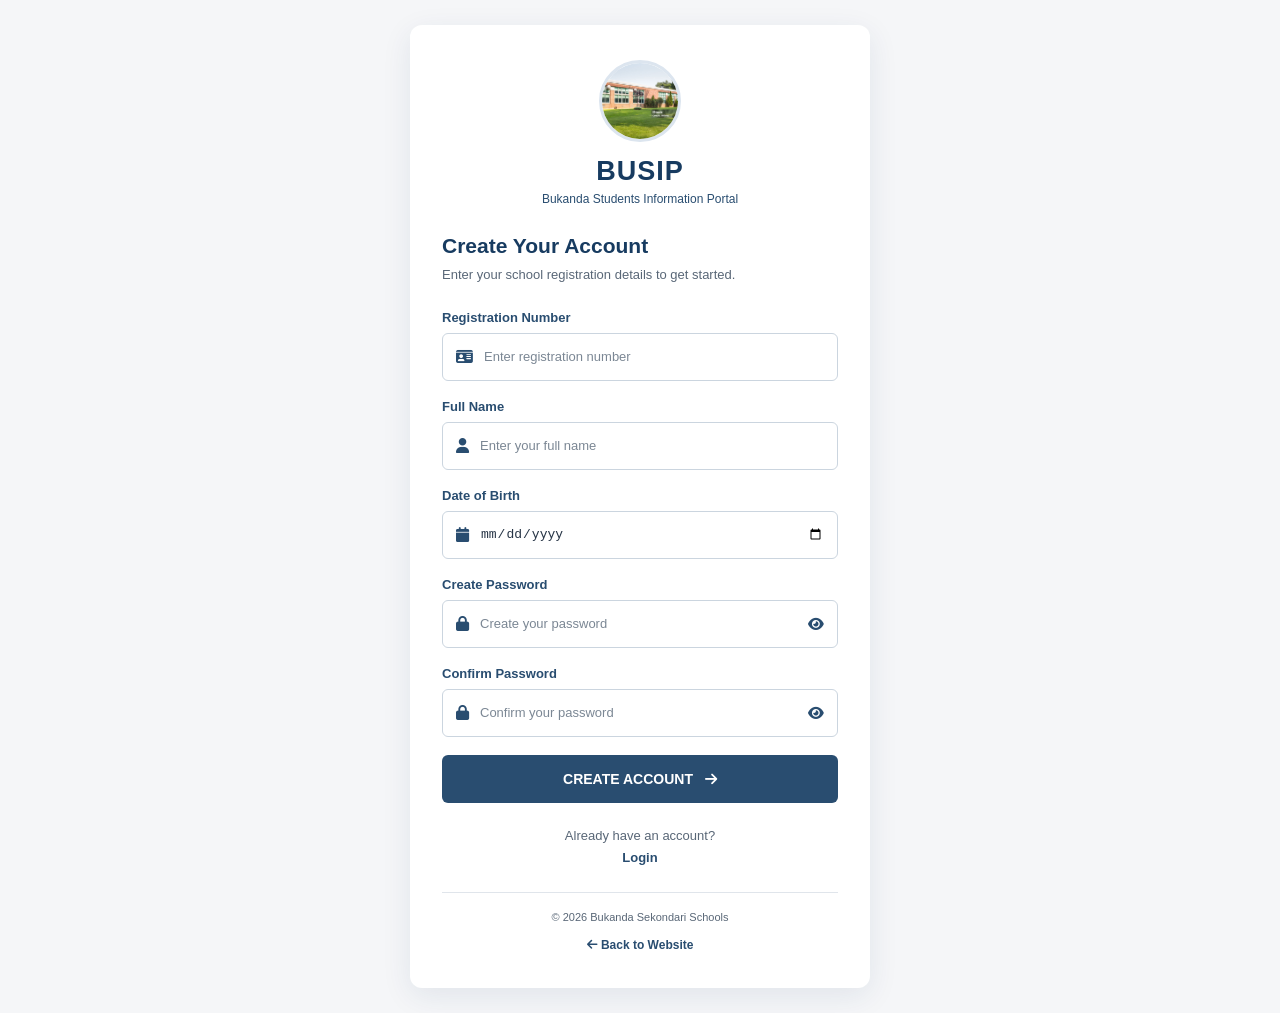
<file: register.html>
<!DOCTYPE html>
<html lang="en">

<head>
    <!-- Page character encoding -->
    <meta charset="UTF-8">

    <!-- Mobile responsive settings -->
    <meta name="viewport" content="width=device-width, initial-scale=1.0">

    <!-- Page title -->
    <title>BUSIP | Create Account</title>

    <!-- External CSS -->
    <link rel="stylesheet" href="register.css">

    <!-- Font Awesome icons -->
    <link rel="stylesheet"
    href="https://cdnjs.cloudflare.com/ajax/libs/font-awesome/6.7.2/css/all.min.css">
</head>

<body>

    <!-- Main registration container -->
    <main class="register-container">

        <!-- Registration card -->
        <section class="register-card">

            <!-- School logo -->
            <div class="register-logo">
                <img src="istockphoto-1020211716-1024x1024.jpg" alt="Bukanda School Logo">
            </div>

            <!-- Portal branding -->
            <div class="register-heading">
                <h1>BUSIP</h1>
                <p>Bukanda Students Information Portal</p>
            </div>

            <!-- Welcome message -->
            <div class="register-welcome">
                <h2>Create Your Account</h2>
                <p>Enter your school registration details to get started.</p>
            </div>

            <!-- Registration form -->
            <form id="registerForm">

                <!-- Registration Number -->
                <div class="form-group">
                    <label for="regNumber">Registration Number</label>

                    <div class="input-box">
                        <i class="fa-solid fa-id-card"></i>

                        <input
                            type="text"
                            id="regNumber"
                            placeholder="Enter registration number"
                            required
                        >
                    </div>
                </div>

                <!-- Full Name -->
                <div class="form-group">
                    <label for="fullName">Full Name</label>

                    <div class="input-box">
                        <i class="fa-solid fa-user"></i>

                        <input
                            type="text"
                            id="fullName"
                            placeholder="Enter your full name"
                            required
                        >
                    </div>
                </div>

                <!-- Date of Birth -->
                <div class="form-group">
                    <label for="dateOfBirth">Date of Birth</label>

                    <div class="input-box">
                        <i class="fa-solid fa-calendar"></i>

                        <input
                            type="date"
                            id="dateOfBirth"
                            required
                        >
                    </div>
                </div>

                <!-- Create Password -->
                <div class="form-group">
                    <label for="newPassword">Create Password</label>

                    <div class="input-box">
                        <i class="fa-solid fa-lock"></i>

                        <input
                            type="password"
                            id="newPassword"
                            placeholder="Create your password"
                            required
                        >

                        <i class="fa-solid fa-eye toggle-password"
                           id="showNewPassword"></i>
                    </div>
                </div>

                <!-- Confirm Password -->
                <div class="form-group">
                    <label for="confirmPassword">Confirm Password</label>

                    <div class="input-box">
                        <i class="fa-solid fa-lock"></i>

                        <input
                            type="password"
                            id="confirmPassword"
                            placeholder="Confirm your password"
                            required
                        >

                        <i class="fa-solid fa-eye toggle-password"
                           id="showConfirmPassword"></i>
                    </div>
                </div>

                <!-- Registration validation message -->
                <p id="registerMessage" class="register-message"></p>

                <!-- Create account button -->
                <button type="submit" class="register-btn">
                    CREATE ACCOUNT
                    <i class="fa-solid fa-arrow-right"></i>
                </button>

            </form>

            <!-- Existing account login -->
            <div class="existing-account">
                <p>Already have an account?</p>
                <a href="login.html">Login</a>
            </div>

            <!-- Page footer -->
            <div class="register-footer">
                <p>© 2026 Bukanda Sekondari Schools</p>

                <a href="index.html">
                    <i class="fa-solid fa-arrow-left"></i>
                    Back to Website
                </a>
            </div>

        </section>

    </main>
<script src="register.js"></script>
</body>
</html>
</file>
<file: style.css>
/* GENERAL SETTINGS */

* {
    margin: 0;
    padding: 0;
    box-sizing: border-box;
}

body {
    font-family: Arial, sans-serif;
    background: #f5f6f8;
    color: #263445;
}


/* HEADER */

.header {
   position: fixed;
   z-index: 1000;
    width: 100%;
    min-height: 75px;
    background: #ffffff;
    display: flex;
    align-items: center;
    justify-content: space-between;
    padding: 20px 5%;
    gap: 20px;
    border-bottom: 2px solid #173B60;
    box-shadow: 0 3px 12px rgba(0,0,0,0.06);
}


/* LOGO AND SCHOOL NAME */

.header-brand {
    display: flex;
    align-items: center;
    gap: 10px;
    flex-shrink: 0;
}

.header-brand img {
    width: 48px;
    height: 48px;
    border-radius: 50%;
    object-fit: cover;
    object-position: center;
}

.header-brand h2 {
    color: #173B60;
    font-size: 16px;
    line-height: 1.4;
}


/* NAVIGATION */

.navbar {
    display: flex;
    align-items: center;
    gap: 20px;
}

.navbar a {
    color: #263445;
    font-size: 13px;
    font-weight: 600;
    text-decoration: none;
    white-space: nowrap;
    transition: 0.3s;
}

.navbar a:hover {
    color: #294D70;
}


/* BUSIP BUTTON */

.busip-btn {
    display: inline-flex;
    align-items: center;
    gap: 9px;
    background: #294D70;
    color: white;
    padding: 12px 17px;
    border-radius: 5px;
    font-size: 13px;
    font-weight: bold;
    text-decoration: none;
    white-space: nowrap;
    flex-shrink: 0;
    transition: 0.3s;
}

.busip-btn:hover {
    background: #173B60;
}


/* MOBILE MENU BUTTON */

.menu-btn {
    display: none;
    background: none;
    border: none;
    color: #294D70;
    font-size: 23px;
    cursor: pointer;
}


/* TABLET AND MOBILE */

@media (max-width: 900px) {

    .navbar {
        display: none;
    }

    .menu-btn {
        display: block;
    }

    .header {
        padding: 20px 14px;
        gap: 10px;
    }

    .header-brand {
        gap: 8px;
        min-width: 0;
    }

    .header-brand img {
        width: 42px;
        height: 42px;
        flex-shrink: 0;
    }

    .header-brand h2 {
        font-size: 18px;
        max-width: 155px;
       line-height: 1.3;
      text-align: center;
      
    }

    .busip-btn {
        padding: 10px 12px;
        font-size: 12px;
    }

}



/* =================================
   HERO SECTION
================================= */

.hero {
    width: 100%;
    min-height: 500px;

    background-image: url("Screenshot_20261113-114528.jpg");
    background-size: cover;
    background-position: center;
    background-repeat: no-repeat;

    position: relative;
}


/* HERO OVERLAY */

.hero-overlay {
    width: 100%;
    min-height: 500px;

    background: linear-gradient(
        90deg,
        rgba(22, 59, 96, 0.1215686274509804),
        rgba(23, 60, 96, 0.1549019607843137),
        rgba(22, 61, 94, 0.1803921568627451)
    );

    display: flex;
    align-items: center;

    padding: 50px 7%;
}


/* HERO CONTENT */

.hero-content {
    width: 100%;
    max-width: 650px;
    color: #ffffff;
}


/* HERO LABEL */

.hero-label {
    display: inline-block;

    background: #294D70;
    color: #ffffff;

    padding: 9px 14px;
    border-radius: 3px;

    font-size: 12px;
    font-weight: bold;
    letter-spacing: 1px;

    margin-bottom: 22px;
}


/* MAIN HEADING */

.hero-content h1 {
    max-width: 600px;

    font-size: 42px;
    font-weight: bold;
    line-height: 1.2;

    margin-bottom: 20px;
}


/* DESCRIPTION */

.hero-content p {
    max-width: 550px;

    font-size: 16px;
    line-height: 1.7;

    color: #ffffff;
    font-style: italic;
    margin-bottom: 28px;
}


/* HERO BUTTON */

.hero-btn {
    display: inline-flex;
    align-items: center;
    justify-content: center;
    gap: 10px;

    background: #B54736;
    color: #ffffff;

    padding: 14px 21px;
    border-radius: 4px;

    font-size: 14px;
    font-weight: bold;

    text-decoration: none;

    transition: 0.3s;
}

.hero-btn:hover {
    background: #963B2D;
}


/* =================================
   MOBILE RESPONSIVE
================================= */

@media (max-width: 900px) {

    .hero {
        min-height: 430px;
        background-position: center;
    }

    .hero-overlay {
        min-height: 430px;

        padding: 35px 20px;

        background: linear-gradient(
            90deg,
            rgba(23, 59, 96, 0.94),
            rgba(23, 59, 96, 0.78)
        );
    }

    .hero-content {
        max-width: 100%;
    }

    .hero-label {
        font-size: 11px;
        margin-bottom: 17px;
    }

    .hero-content h1 {
        font-size: 29px;
        line-height: 1.3;
        margin-bottom: 16px;
    }

    .hero-content p {
        font-size: 14px;
        line-height: 1.7;
        margin-bottom: 23px;
    }

    .hero-btn {
        padding: 12px 17px;
        font-size: 13px;
    }

}


/* SMALL PHONES */

@media (max-width: 380px) {

    .hero-content h1 {
        font-size: 26px;
    }

    .hero-content p {
        font-size: 13px;
    }

}



/* =================================
   ABOUT US SECTION
================================= */

.about-section {
    width: 100%;
    padding: 75px 7%;
    background: #ffffff;
}

.about-container {
    width: 100%;
    max-width: 1200px;
    margin: auto;

    display: flex;
    align-items: center;
    gap: 50px;
}


/* ABOUT IMAGE */

.about-image {
    flex: 1;
    min-width: 0;
}

.about-image img {
    width: 100%;
    height: 350px;

    display: block;

    object-fit: cover;
    object-position: center;

    border-radius: 5px;
}


/* ABOUT CONTENT */

.about-content {
    flex: 1;
    min-width: 0;
}

.section-label {
    display: inline-block;

    color: #B54736;
    font-size: 12px;
    font-weight: bold;
    letter-spacing: 1px;

    margin-bottom: 15px;
}

.about-content h2 {
    color: #173B60;

    font-size: 30px;
    line-height: 1.3;

    margin-bottom: 20px;
}

.about-content p {
    color: #344456;

    font-size: 15px;
    line-height: 1.8;

    margin-bottom: 15px;
}


/* ABOUT BUTTON */

.about-btn {
    display: inline-flex;
    align-items: center;
    gap: 10px;

    background: #294D70;
    color: #ffffff;

    padding: 13px 19px;
    border-radius: 4px;

    font-size: 13px;
    font-weight: bold;

    text-decoration: none;

    margin-top: 10px;
    transition: 0.3s;
}

.about-btn:hover {
    background: #173B60;
}


/* =================================
   ABOUT US MOBILE RESPONSIVE
================================= */

@media (max-width: 768px) {

    .about-section {
        padding: 50px 20px;
    }

    .about-container {
        flex-direction: column;
        align-items: stretch;
        gap: 30px;
    }

    .about-image img {
        height: 240px;
    }

    .about-content h2 {
        font-size: 25px;
    }

    .about-content p {
        font-size: 14px;
        line-height: 1.7;
    }

}


/* =================================
   SCHOOL LEADERSHIP SECTION
================================= */

.leadership-section {
    width: 100%;
    padding: 75px 7%;
    background: #F5F6F8;
}

.leadership-container {
    width: 100%;
    max-width: 1200px;
    margin: auto;
}

/* SECTION HEADING */

.leadership-heading {
    text-align: center;
    max-width: 650px;
    margin: 0 auto 40px;
}

.leadership-heading span {
    display: inline-block;
    color: #B54736;
    font-size: 12px;
    font-weight: bold;
    letter-spacing: 1px;
    margin-bottom: 12px;
}

.leadership-heading h2 {
    color: #173B60;
    font-size: 32px;
    line-height: 1.3;
    margin-bottom: 14px;
}

.leadership-heading p {
    color: #344456;
    font-size: 15px;
    line-height: 1.7;
    font-style: italic;
}

/* LEADERS GRID - DESKTOP */

.leaders-grid {
    display: grid;
    grid-template-columns: repeat(2, minmax(0, 1fr));
    gap: 30px;
    max-width: 850px;
    margin: auto;
}

/* LEADER CARD */

.leader-card {
    background: #ffffff;
    border-radius: 6px;
    overflow: hidden;
    box-shadow: 0 5px 18px rgba(23, 59, 96, 0.09);
    transition: transform 0.3s, box-shadow 0.3s;
}

.leader-card:hover {
    transform: translateY(-5px);
    box-shadow: 0 9px 24px rgba(23, 59, 96, 0.14);
}

/* LEADER IMAGE */

.leader-image {
    width: 100%;
    height: 300px;
    overflow: hidden;
    background: #DCE5EF;
}

.leader-image img {
    width: 100%;
    height: 100%;
    display: block;
    object-fit: cover;
    object-position: center;
}

/* LEADER INFORMATION */

.leader-info {
    padding: 20px;
    text-align: center;
}

.leader-info h3 {
    color: #173B60;
    font-size: 17px;
    margin-bottom: 9px;
}

.leader-info p {
    color: #526477;
    font-size: 13px;
    line-height: 1.5;
  font-style: italic;
}

/* EXPLORE MORE BUTTON */

.leadership-action {
    display: flex;
    justify-content: center;
    margin-top: 35px;
}

.leadership-btn {
    display: inline-flex;
    align-items: center;
    gap: 10px;
    background: #294D70;
    color: #ffffff;
    padding: 13px 21px;
    border-radius: 4px;
    font-size: 13px;
    font-weight: bold;
    text-decoration: none;
    transition: 0.3s;
}

.leadership-btn:hover {
    background: #173B60;
}

/* =================================
   MOBILE RESPONSIVE
================================= */

@media (max-width: 768px) {

    .leadership-section {
        padding: 55px 15px;
    }

    .leadership-heading {
        margin-bottom: 30px;
    }

    .leadership-heading h2 {
        font-size: 26px;
    }

    .leadership-heading p {
        font-size: 14px;
    }

    /* TWO LEADERS SIDE BY SIDE */

    .leaders-grid {
        display: flex;
        flex-direction: row;
        gap: 12px;
        max-width: 100%;
    }

    .leader-card {
        flex: 1;
        min-width: 0;
    }

    .leader-image {
        height: 180px;
    }

    .leader-info {
        padding: 12px 6px;
    }

    .leader-info h3 {
        font-size: 13px;
    }

    .leader-info p {
        font-size: 11px;
    }

    .leadership-action {
        margin-top: 28px;
    }
}

/* SMALL PHONES */

@media (max-width: 380px) {

    .leader-image {
        height: 145px;
    }

    .leader-info h3 {
        font-size: 12px;
    }

}



/* =================================
   ACADEMICS SECTION
================================= */

.academics-section {
    width: 100%;
    padding: 75px 7%;
    background: #ffffff;
}

.academics-container {
    width: 100%;
    max-width: 1200px;
    margin: auto;
}

/* SECTION HEADING */

.academics-heading {
    text-align: center;
    max-width: 700px;
    margin: 0 auto 40px;
}

.academics-heading span {
    display: inline-block;
    color: #B54736;
    font-size: 12px;
    font-weight: bold;
    letter-spacing: 1px;
    margin-bottom: 12px;
}

.academics-heading h2 {
    color: #173B60;
    font-size: 32px;
    line-height: 1.3;
    margin-bottom: 14px;
}

.academics-heading p {
    color: #344456;
    font-size: 15px;
    line-height: 1.7;
}

/* ACADEMICS GRID */

.academics-grid {
    display: grid;
    grid-template-columns: repeat(2, minmax(0, 1fr));
    gap: 25px;
}

/* ACADEMIC CARD */

.academic-card {
    background: #ffffff;
    border-radius: 6px;
    overflow: hidden;
    box-shadow: 0 5px 18px rgba(23, 59, 96, 0.09);
    transition: transform 0.3s, box-shadow 0.3s;
}

.academic-card:hover {
    transform: translateY(-5px);
    box-shadow: 0 9px 24px rgba(23, 59, 96, 0.14);
}

/* LEARNING ENVIRONMENT FULL WIDTH */

.academic-card:last-child {
    grid-column: 1 / -1;
}

/* ACADEMIC IMAGES */

.academic-image {
    width: 100%;
    height: 250px;
    overflow: hidden;
    background: #DCE5EF;
}

.academic-image img {
    width: 100%;
    height: 100%;
    display: block;
    object-fit: cover;
    object-position: center;
}

/* LEARNING ENVIRONMENT IMAGE */

.academic-card:last-child .academic-image {
    height: 350px;
}

/* ACADEMIC INFORMATION */

.academic-info {
    padding: 20px;
}

.academic-info h3 {
    color: #173B60;
    font-size: 19px;
    margin-bottom: 10px;
}

.academic-info p {
    color: #344456;
    font-size: 14px;
    line-height: 1.7;
}

/* =================================
   MOBILE RESPONSIVE
================================= */

@media (max-width: 768px) {

    .academics-section {
        padding: 55px 15px;
    }

    .academics-heading {
        margin-bottom: 30px;
    }

    .academics-heading h2 {
        font-size: 26px;
    }

    .academics-heading p {
        font-size: 14px;
    }

    /* O-LEVEL AND A-LEVEL ROW */

    .academics-grid {
        grid-template-columns: repeat(2, minmax(0, 1fr));
        gap: 12px;
    }

    .academic-image {
        height: 150px;
    }

    .academic-info {
        padding: 12px 9px;
    }

    .academic-info h3 {
        font-size: 14px;
    }

    .academic-info p {
        font-size: 12px;
        line-height: 1.6;
    }

    /* LEARNING ENVIRONMENT FULL WIDTH */

    .academic-card:last-child {
        grid-column: 1 / -1;
    }

    .academic-card:last-child .academic-image {
        height: 210px;
    }

    .academic-card:last-child .academic-info {
        padding: 15px;
    }

}

/* SMALL PHONES */

@media (max-width: 380px) {

    .academic-image {
        height: 125px;
    }

    .academic-info h3 {
        font-size: 13px;
    }

    .academic-info p {
        font-size: 11px;
    }

    .academic-card:last-child .academic-image {
        height: 180px;
    }

}


/* =================================
   ADMISSION SECTION
================================= */

.admission-section {
    width: 100%;
    padding: 75px 7%;
    background: #F5F6F8;
}

.admission-container {
    width: 100%;
    max-width: 1200px;
    margin: auto;

    display: flex;
    align-items: center;
    gap: 50px;
}

/* ADMISSION IMAGE */

.admission-image {
    flex: 1;
    min-width: 0;
}

.admission-image img {
    width: 100%;
    height: 420px;

    display: block;

    object-fit: cover;
    object-position: center;

    border-radius: 6px;
    box-shadow: 0 6px 20px rgba(23, 59, 96, 0.12);
}

/* ADMISSION CONTENT */

.admission-content {
    flex: 1;
    min-width: 0;
}

.admission-content > span {
    display: inline-block;

    color: #B54736;
    font-size: 12px;
    font-weight: bold;
    letter-spacing: 1px;

    margin-bottom: 15px;
}

.admission-content h2 {
    color: #173B60;

    font-size: 31px;
    line-height: 1.3;

    margin-bottom: 18px;
}

.admission-content > p {
    color: #344456;

    font-size: 15px;
    line-height: 1.8;

    margin-bottom: 25px;
}

/* ADMISSION LEVELS */

.admission-levels {
    display: grid;
    grid-template-columns: repeat(2, minmax(0, 1fr));
    gap: 15px;

    margin-bottom: 25px;
}

.admission-levels > div {
    background: #ffffff;

    padding: 18px 12px;
    border-radius: 5px;

    box-shadow: 0 4px 14px rgba(23, 59, 96, 0.07);
}

.admission-levels i {
    color: #294D70;
    font-size: 23px;

    margin-bottom: 12px;
}

.admission-levels h3 {
    color: #173B60;
    font-size: 16px;

    margin-bottom: 7px;
}

.admission-levels p {
    color: #526477;
    font-size: 12px;
    line-height: 1.5;
}

/* ADMISSION BUTTON */

.admission-btn {
    display: inline-flex;
    align-items: center;
    justify-content: center;
    gap: 10px;

    background: #B54736;
    color: #ffffff;

    padding: 14px 20px;
    border-radius: 4px;

    font-size: 13px;
    font-weight: bold;

    text-decoration: none;
    transition: 0.3s;
}

.admission-btn:hover {
    background: #963B2D;
}

/* =================================
   MOBILE RESPONSIVE
================================= */

@media (max-width: 768px) {

    .admission-section {
        padding: 55px 15px;
    }

    .admission-container {
        flex-direction: column;
        align-items: stretch;
        gap: 28px;
    }

    .admission-image img {
        height: 240px;
    }

    .admission-content h2 {
        font-size: 26px;
    }

    .admission-content > p {
        font-size: 14px;
        line-height: 1.7;
    }

    .admission-levels {
        gap: 12px;
    }

    .admission-levels > div {
        padding: 15px 10px;
    }

    .admission-levels h3 {
        font-size: 14px;
    }

    .admission-levels p {
        font-size: 11px;
    }

    .admission-btn {
        padding: 13px 17px;
        font-size: 12px;
    }

}

/* SMALL PHONES */

@media (max-width: 380px) {

    .admission-image img {
        height: 200px;
    }

    .admission-content h2 {
        font-size: 23px;
    }

}



/* =================================
   NEWS & EVENTS SECTION
================================= */

.news-section {
    width: 100%;
    padding: 75px 7%;
    background: #ffffff;
}

.news-container {
    width: 100%;
    max-width: 1200px;
    margin: auto;
}

/* SECTION HEADING */

.news-heading {
    text-align: center;
    max-width: 700px;
    margin: 0 auto 45px;
}

.news-heading span {
    display: inline-block;
    color: #B54736;
    font-size: 12px;
    font-weight: bold;
    letter-spacing: 1px;
    margin-bottom: 12px;
}

.news-heading h2 {
    color: #173B60;
    font-size: 32px;
    line-height: 1.3;
    margin-bottom: 14px;
}

.news-heading p {
    color: #344456;
    font-size: 15px;
    line-height: 1.7;
}

/* SUBHEADINGS */

.news-subheading {
    margin-bottom: 22px;
}

.news-subheading h3 {
    color: #173B60;
    font-size: 22px;
    margin-bottom: 8px;
}

.news-subheading p {
    color: #526477;
    font-size: 14px;
    line-height: 1.6;
}

/* =================================
   LATEST NEWS CARDS
================================= */

.news-grid {
    display: grid;
    grid-template-columns: repeat(3, minmax(0, 1fr));
    gap: 22px;
}

.news-card {
    background: #ffffff;
    border-radius: 6px;
    overflow: hidden;
    box-shadow: 0 5px 18px rgba(23, 59, 96, 0.09);
    transition: transform 0.3s, box-shadow 0.3s;
}

.news-card:hover {
    transform: translateY(-5px);
    box-shadow: 0 9px 24px rgba(23, 59, 96, 0.14);
}

/* NEWS IMAGE */

.news-image {
    width: 100%;
    height: 210px;
    overflow: hidden;
    background: #DCE5EF;
}

.news-image img {
    width: 100%;
    height: 100%;
    display: block;
    object-fit: cover;
    object-position: center;
}

/* NEWS INFORMATION */

.news-info {
    padding: 20px;
}

.news-category {
    display: inline-block;
    color: #B54736;
    font-size: 11px;
    font-weight: bold;
    letter-spacing: 0.7px;
    margin-bottom: 11px;
}

.news-info h3 {
    color: #173B60;
    font-size: 18px;
    line-height: 1.4;
    margin-bottom: 10px;
}

.news-info p {
    color: #344456;
    font-size: 13px;
    line-height: 1.7;
    margin-bottom: 17px;
}

.news-info a {
    display: inline-flex;
    align-items: center;
    gap: 9px;
    color: #294D70;
    font-size: 13px;
    font-weight: bold;
    text-decoration: none;
}

.news-info a:hover {
    color: #B54736;
}

/* =================================
   UPCOMING EVENTS
================================= */

.events-section {
    margin-top: 55px;
}

.events-grid {
    display: grid;
    grid-template-columns: repeat(3, minmax(0, 1fr));
    gap: 18px;
}

.event-item {
    display: flex;
    align-items: center;
    gap: 14px;
    background: #F5F6F8;
    padding: 20px 15px;
    border-radius: 5px;
}

.event-icon {
    width: 45px;
    height: 45px;
    flex-shrink: 0;
    display: flex;
    align-items: center;
    justify-content: center;
    background: #DCE5EF;
    color: #173B60;
    border-radius: 5px;
    font-size: 19px;
}

.event-item h4 {
    color: #173B60;
    font-size: 14px;
    margin-bottom: 7px;
}

.event-item p {
    color: #526477;
    font-size: 12px;
    line-height: 1.6;
}

/* =================================
   IMPORTANT ANNOUNCEMENTS
================================= */

.announcements-section {
    margin-top: 55px;
}

.announcement-list {
    background: #F5F6F8;
    border-radius: 5px;
    overflow: hidden;
}

.announcement-item {
    display: flex;
    align-items: center;
    gap: 15px;
    padding: 17px 20px;
    border-bottom: 1px solid #DCE5EF;
}

.announcement-item:last-child {
    border-bottom: none;
}

.announcement-item > i:first-child {
    color: #294D70;
    font-size: 17px;
    flex-shrink: 0;
}

.announcement-item p {
    flex: 1;
    min-width: 0;
    color: #263445;
    font-size: 14px;
    line-height: 1.5;
}

.announcement-item > i:last-child {
    color: #B54736;
    font-size: 12px;
}

/* =================================
   VIEW ALL BUTTON
================================= */

.news-action {
    display: flex;
    justify-content: center;
    margin-top: 35px;
}

.news-btn {
    display: inline-flex;
    align-items: center;
    justify-content: center;
    gap: 10px;
    background: #294D70;
    color: #ffffff;
    padding: 14px 21px;
    border-radius: 4px;
    font-size: 13px;
    font-weight: bold;
    text-decoration: none;
    transition: 0.3s;
}

.news-btn:hover {
    background: #173B60;
}

/* =================================
   TABLET RESPONSIVE
================================= */

@media (max-width: 900px) {

    .news-grid {
        grid-template-columns: repeat(2, minmax(0, 1fr));
    }

    .news-card:last-child {
        grid-column: 1 / -1;
    }

    .events-grid {
        grid-template-columns: 1fr;
    }

}

/* =================================
   MOBILE RESPONSIVE
================================= */

@media (max-width: 600px) {

    .news-section {
        padding: 55px 15px;
    }

    .news-heading {
        margin-bottom: 35px;
    }

    .news-heading h2 {
        font-size: 26px;
    }

    .news-heading p {
        font-size: 14px;
    }

    /* NEWS CARDS */

    .news-grid {
        grid-template-columns: 1fr;
        gap: 20px;
    }

    .news-card:last-child {
        grid-column: auto;
    }

    .news-image {
        height: 220px;
    }

    .news-info {
        padding: 17px;
    }

    .news-info h3 {
        font-size: 17px;
    }

    /* UPCOMING EVENTS */

    .events-section,
    .announcements-section {
        margin-top: 40px;
    }

    .news-subheading h3 {
        font-size: 20px;
    }

    .event-item {
        padding: 16px 13px;
    }

    /* ANNOUNCEMENTS */

    .announcement-item {
        gap: 12px;
        padding: 16px 13px;
    }

    .announcement-item p {
        font-size: 13px;
    }

    /* VIEW ALL */

    .news-btn {
        padding: 13px 16px;
        font-size: 12px;
    }

}

/* SMALL PHONES */

@media (max-width: 380px) {

    .news-image {
        height: 190px;
    }

    .news-heading h2 {
        font-size: 24px;
    }

    .event-item h4 {
        font-size: 13px;
    }

}



/* GALLERY SECTION */
.gallery-section {
    width: 100%;
    padding: 75px 7%;
    background: #F5F6F8;
}

.gallery-container {
    width: 100%;
    max-width: 1200px;
    margin: auto;
}

/* GALLERY HEADING */
.gallery-heading {
    text-align: center;
    max-width: 700px;
    margin: 0 auto 40px;
}

.gallery-heading span {
    display: inline-block;
    color: #B54736;
    font-size: 12px;
    font-weight: bold;
    letter-spacing: 1px;
    margin-bottom: 12px;
}

.gallery-heading h2 {
    color: #173B60;
    font-size: 32px;
    line-height: 1.3;
    margin-bottom: 14px;
}

.gallery-heading p {
    color: #344456;
    font-size: 15px;
    line-height: 1.7;
}

/* GALLERY GRID */
.gallery-grid {
    display: grid;
    grid-template-columns: repeat(3, minmax(0, 1fr));
    gap: 18px;
}

.gallery-item {
    position: relative;
    width: 100%;
    height: 250px;
    overflow: hidden;
    border-radius: 5px;
    background: #DCE5EF;
    box-shadow: 0 5px 16px rgba(23, 59, 96, 0.10);
}

.gallery-item img {
    width: 100%;
    height: 100%;
    display: block;
    object-fit: cover;
    object-position: center;
    transition: transform 0.4s;
}

.gallery-item:hover img {
    transform: scale(1.07);
}

/* IMAGE OVERLAY */
.gallery-overlay {
    position: absolute;
    left: 0;
    bottom: 0;
    width: 100%;
    padding: 35px 15px 17px;
    background: linear-gradient(
        transparent,
        rgba(23, 59, 96, 0.95)
    );
}

.gallery-overlay h3 {
    color: #ffffff;
    font-size: 16px;
    font-weight: bold;
}

/* VIEW FULL GALLERY */
.gallery-action {
    display: flex;
    justify-content: center;
    margin-top: 35px;
}

.gallery-btn {
    display: inline-flex;
    align-items: center;
    justify-content: center;
    gap: 10px;
    background: #294D70;
    color: #ffffff;
    padding: 14px 21px;
    border-radius: 4px;
    font-size: 13px;
    font-weight: bold;
    text-decoration: none;
    transition: 0.3s;
}

.gallery-btn:hover {
    background: #173B60;
}

/* TABLET */
@media (max-width: 900px) {
    .gallery-grid {
        grid-template-columns: repeat(2, minmax(0, 1fr));
    }
}

/* MOBILE */
@media (max-width: 600px) {
    .gallery-section {
        padding: 55px 15px;
    }

    .gallery-heading {
        margin-bottom: 30px;
    }

    .gallery-heading h2 {
        font-size: 26px;
    }

    .gallery-heading p {
        font-size: 14px;
    }

    .gallery-grid {
        grid-template-columns: repeat(2, minmax(0, 1fr));
        gap: 12px;
    }

    .gallery-item {
        height: 155px;
    }

    .gallery-overlay {
        padding: 25px 9px 11px;
    }

    .gallery-overlay h3 {
        font-size: 12px;
    }

    .gallery-btn {
        padding: 13px 16px;
        font-size: 12px;
    }
}

/* SMALL PHONES */
@media (max-width: 380px) {
    .gallery-item {
        height: 135px;
    }

    .gallery-overlay h3 {
        font-size: 11px;
    }

    .gallery-heading h2 {
        font-size: 24px;
    }
}



/* CONTACT SECTION */
.contact-section {
    width: 100%;
    padding: 75px 7%;
    background: #ffffff;
}

.contact-container {
    width: 100%;
    max-width: 1200px;
    margin: auto;
}

/* SECTION HEADING */
.contact-heading {
    text-align: center;
    max-width: 700px;
    margin: 0 auto 45px;
}

.contact-heading span {
    display: inline-block;
    color: #B54736;
    font-size: 12px;
    font-weight: bold;
    letter-spacing: 1px;
    margin-bottom: 12px;
}

.contact-heading h2 {
    color: #173B60;
    font-size: 32px;
    line-height: 1.3;
    margin-bottom: 14px;
}

.contact-heading p {
    color: #344456;
    font-size: 15px;
    line-height: 1.7;
}

/* MAIN CONTENT */
.contact-content {
    display: grid;
    grid-template-columns: 0.85fr 1.15fr;
    gap: 30px;
    align-items: stretch;
}

/* CONTACT INFORMATION */
.contact-info {
    background: #173B60;
    padding: 30px 25px;
    border-radius: 6px;
}

.contact-info h3 {
    color: #ffffff;
    font-size: 21px;
    margin-bottom: 30px;
}

.contact-item {
    display: flex;
    align-items: flex-start;
    gap: 15px;
    margin-bottom: 25px;
}


/* CONTACT ICON COLORS */
.contact-icon {
    width: 42px;
    height: 42px;
    flex-shrink: 0;
    display: flex;
    align-items: center;
    justify-content: center;
    border-radius: 5px;
    font-size: 17px;
}

/* LOCATION */
.contact-item:nth-child(2) .contact-icon {
    color: #EA4335;
}

/* PHONE */
.contact-item:nth-child(3) .contact-icon {
    color: #198240;
}

/* EMAIL */
.contact-item:nth-child(4) .contact-icon {
    color: #D44638;
}

/* OFFICE HOURS */
.contact-item:nth-child(5) .contact-icon {
    color: black;
}


.contact-item h4 {
    color: #ffffff;
    font-size: 14px;
    margin-bottom: 7px;
}

.contact-item p {
    color: #DCE5EF;
    font-size: 13px;
    line-height: 1.6;
    overflow-wrap: anywhere;
}

/* CONTACT FORM */
.contact-form-container {
    padding: 30px;
    background: #F5F6F8;
    border-radius: 6px;
    box-shadow: 0 5px 18px rgba(23, 59, 96, 0.07);
}

.contact-form-container h3 {
    color: #173B60;
    font-size: 21px;
    margin-bottom: 25px;
}

.contact-form {
    display: flex;
    flex-direction: column;
    gap: 17px;
}

.form-group {
    display: flex;
    flex-direction: column;
    gap: 8px;
}

.form-group label {
    color: #263445;
    font-size: 13px;
    font-weight: bold;
}

.form-group input,
.form-group textarea {
    width: 100%;
    padding: 13px;
    border: 1px solid #DCE5EF;
    border-radius: 4px;
    outline: none;
    background: #ffffff;
    color: #263445;
    font-family: Arial, sans-serif;
    font-size: 14px;
}

.form-group input:focus,
.form-group textarea:focus {
    border-color: #294D70;
}

.form-group textarea {
    resize: vertical;
    min-height: 120px;
}

.contact-btn {
    display: inline-flex;
    align-items: center;
    justify-content: center;
    gap: 10px;
    width: fit-content;
    background: #294D70;
    color: #ffffff;
    padding: 14px 21px;
    border: none;
    border-radius: 4px;
    font-size: 13px;
    font-weight: bold;
    cursor: pointer;
    transition: 0.3s;
}

.contact-btn:hover {
    background: #173B60;
}

/* TABLET */
@media (max-width: 900px) {
    .contact-content {
        grid-template-columns: 1fr 1.2fr;
        gap: 18px;
    }

    .contact-info {
        padding: 25px 18px;
    }

    .contact-form-container {
        padding: 22px 18px;
    }
}

/* MOBILE */
@media (max-width: 600px) {
    .contact-section {
        padding: 55px 15px;
    }

    .contact-heading {
        margin-bottom: 30px;
    }

    .contact-heading h2 {
        font-size: 26px;
    }

    .contact-heading p {
        font-size: 14px;
    }

    .contact-content {
        grid-template-columns: 1fr;
        gap: 20px;
    }

    .contact-info {
        padding: 25px 20px;
    }

    .contact-info h3,
    .contact-form-container h3 {
        font-size: 19px;
    }

    .contact-form-container {
        padding: 22px 16px;
    }

    .contact-btn {
        width: 100%;
    }
}

/* SMALL PHONES */
@media (max-width: 380px) {
    .contact-heading h2 {
        font-size: 24px;
    }

    .contact-item {
        gap: 11px;
    }

    .contact-item p {
        font-size: 12px;
    }
}




/* FOOTER SECTION */
.footer {
    width: 100%;
    background: #173B60;
    color: #ffffff;
    padding: 60px 7% 0;
}

.footer-container {
    width: 100%;
    max-width: 1200px;
    margin: auto;
    display: grid;
    grid-template-columns: 1.5fr 1fr 1fr 1.3fr;
    gap: 40px;
    padding-bottom: 45px;
}

/* FOOTER COLUMNS */
.footer-column {
    min-width: 0;
}

.footer-column h3 {
    color: #ffffff;
    font-size: 17px;
    margin-bottom: 22px;
}

/* SCHOOL BRAND */
.footer-brand {
    display: flex;
    align-items: center;
    gap: 12px;
    margin-bottom: 18px;
}

.footer-brand img {
    width: 48px;
    height: 48px;
    border-radius: 50%;
    object-fit: cover;
    flex-shrink: 0;
}

.footer-brand h3 {
    font-size: 15px;
    line-height: 1.4;
    margin: 0;
}

.footer-about > p {
    color: #DCE5EF;
    font-size: 13px;
    line-height: 1.8;
    margin-bottom: 20px;
}


/* SOCIAL MEDIA ICONS */
.footer-socials {
    display: flex;
    align-items: center;
    gap: 10px;
}

.footer-socials a {
    width: 30px;
    height: 25px;
    display: flex;
    align-items: center;
    justify-content: center;
    color: #ffffff;
    border-radius: 5px;
    font-size: 16px;
    text-decoration: none;
    transition: 0.3s;
}

/* FACEBOOK */
.footer-socials a:nth-child(1) {
    background: #1877F2;
}

/* INSTAGRAM */
.footer-socials a:nth-child(2) {
    background: #E4405F;
}

/* YOUTUBE */
.footer-socials a:nth-child(3) {
    background: #FF0000;
}

/* WHATSAPP */
.footer-socials a:nth-child(4) {
    background: #25D366;
}

/* X */
.footer-socials a:nth-child(5) {
    background: #000000;
}


/* HOVER EFFECT */
.footer-socials a:hover {
    transform: translateY(-4px);
    filter: brightness(0.9);
}


/* FOOTER LINKS */
.footer-column ul {
    list-style: none;
}

.footer-column ul li {
    margin-bottom: 13px;
}

.footer-column ul li a {
    color: #DCE5EF;
    font-size: 13px;
    text-decoration: none;
    transition: 0.3s;
}

.footer-column ul li a:hover {
    color: #ffffff;
    padding-left: 5px;
}

/* FOOTER CONTACT */
.footer-contact p {
    display: flex;
    align-items: flex-start;
    gap: 12px;
    color: #DCE5EF;
    font-size: 13px;
    line-height: 1.7;
    margin-bottom: 16px;
    overflow-wrap: anywhere;
}

.footer-contact p i {
    color: #ffffff;
    font-size: 15px;
    margin-top: 3px;
    flex-shrink: 0;
}

/* FOOTER BOTTOM */
.footer-bottom {
    width: 100%;
    max-width: 1200px;
    margin: auto;
    padding: 20px 0;
    border-top: 1px solid rgba(220, 229, 239, 0.25);
    display: flex;
    align-items: center;
    justify-content: space-between;
    gap: 15px;
}

.footer-bottom p {
    color: #DCE5EF;
    font-size: 12px;
    line-height: 1.6;
}

.footer-bottom a {
    display: inline-flex;
    align-items: center;
    gap: 8px;
    color: #ffffff;
    font-size: 12px;
    font-weight: bold;
    text-decoration: none;
    white-space: nowrap;
}
.foo

.footer-bottom a:hover {
    color: #DCE5EF;
}

/* TABLET */
@media (max-width: 900px) {
    .footer-container {
        grid-template-columns: repeat(2, minmax(0, 1fr));
        gap: 35px 25px;
    }
}

/* MOBILE */
@media (max-width: 600px) {
    .footer {
        padding: 45px 20px 0;
    }

    .footer-container {
        grid-template-columns: repeat(2, minmax(0, 1fr));
        gap: 30px 18px;
        padding-bottom: 30px;
    }

    .footer-brand {
        align-items: flex-start;
        gap: 8px;
    }

    .footer-brand img {
        width: 40px;
        height: 40px;
    }

    .footer-brand h3 {
        font-size: 13px;
    }

    .footer-column h3 {
        font-size: 15px;
        margin-bottom: 17px;
    }

    .footer-about > p,
    .footer-column ul li a,
    .footer-contact p {
        font-size: 12px;
    }

    .footer-bottom {
        align-items: flex-start;
        flex-direction: column;
        gap: 12px;
        padding: 18px 0;
    }
}

/* SMALL PHONES */
@media (max-width: 380px) {
    .footer {
        padding-left: 14px;
        padding-right: 14px;
    }

    .footer-container {
        gap: 28px 12px;
    }

    .footer-brand h3 {
        font-size: 12px;
    }

    .footer-column h3 {
        font-size: 14px;
    }

    .footer-about > p,
    .footer-column ul li a,
    .footer-contact p {
        font-size: 11px;
    }
  
}



/* MOBILE SLIDE MENU */

.mobile-menu {
    position: fixed;
    top: 75px;
    left: 0;
    width: 200px;
    height: calc(100vh - 75px);
    background: #173B60;

    display: flex;
    flex-direction: column;

    transform: translateX(-100%);
    transition: transform 0.3s ease;

    z-index: 1000;
    overflow-y: auto;
}

.mobile-menu.active {
    transform: translateX(0);
}

/* MENU HEADER */
.mobile-menu-header {
    padding: 5px 10px 18px;
    border-bottom: 1px solid #496581;
    margin-bottom: 15px;
}

.mobile-menu-header h3 {
    color: #ffffff;
    font-size: 19px;
    margin: 0;
}

.mobile-menu-header p {
    color: #DCE5EF;
    font-size: 11px;
    letter-spacing: 1px;
    margin: 5px 0 0;
}

/* MENU LINKS */
.mobile-menu-links {
    display: flex;
    flex-direction: column;
    gap: 7px;
}

.mobile-menu-links a {
    display: flex;
    align-items: center;
    gap: 14px;

    min-height: 45px;
    padding: 0 12px;

    color: #ffffff;
    text-decoration: none;
    font-size: 14px;
    border-radius: 6px;
}

.mobile-menu-links a i {
    width: 20px;
    text-align: center;
    color: #DCE5EF;
    font-size: 15px;
}

.mobile-menu-links a:hover {
    background: #294D70;
}

/* BUSIP BOTTOM */
.mobile-menu-bottom {
    margin-top: auto;
    padding-top: 20px;
}

.mobile-busip {
    display: flex;
    align-items: center;
    gap: 12px;

    padding: 13px;
    background: #294D70;
    color: #ffffff;
    text-decoration: none;
    border-radius: 6px;
    font-weight: 600;
}

.mobile-busip i:last-child {
    margin-left: auto;
}


/* TABLET */
@media (min-width: 481px) and (max-width: 768px) {
    .mobile-menu {
        width: 280px;
        max-width: 280px;
    }
}

/* MOBILE */
@media (max-width: 480px) {
    .mobile-menu {
        width: 78vw;
        max-width: 300px;
        padding: 20px 14px;
    }

    .mobile-menu-header h3 {
        font-size: 18px;
    }

    .mobile-menu-links {
        gap: 6px;
    }

    .mobile-menu-links a {
        min-height: 44px;
        font-size: 14px;
    }

    .mobile-menu-bottom {
        padding-top: 15px;
    }
}

/* SMALL PHONES */
@media (max-width: 360px) {
    .mobile-menu {
        width: 55vw;
        padding: 18px 12px;
    }

    .mobile-menu-links a {
        gap: 10px;
        font-size: 13px;
    }
}

/* DESKTOP */
@media (min-width: 769px) {
    .menu-btn,
    .mobile-menu {
        display: none;
    }
}
</file>
<file: dashboard.css>
/* =========================================
   1. GENERAL SETTINGS
========================================= */

* {
    margin: 0;
    padding: 0;
    box-sizing: border-box;
}

body {
    font-family: Arial, sans-serif;
    background: #f5f6f8;
    color: #263445;
    font-size: 14px;
    line-height: 1.6;
    overflow-x: hidden;
}

button,
input {
    font: inherit;
}

a {
    text-decoration: none;
}


/* =========================================
   2. FIXED DASHBOARD HEADER
========================================= */

.dashboard-header {
    position: fixed;
    top: 0;
    left: 0;
    width: 100%;
    min-height: 75px;
    padding: 10px 5% ;
    background: #ffffff;
    display: flex;
    align-items: center;
    justify-content: space-between;
    gap: 15px;
    z-index: 1000;
    box-shadow: 0 2px 10px rgba(0, 0, 0, 0.08);
}

/* Header branding */

.dashboard-brand {
    display: flex;
    align-items: center;
    gap: 12px;
    min-width: 0;
}

.dashboard-brand img {
    width: 45px;
    height: 45px;
    border-radius: 50%;
    object-fit: cover;
    flex-shrink: 0;
}

.dashboard-brand h2 {
    font-size: 15px;
    color: #173B60;
    font-weight: 700;
    line-height: 1.3;
}

.dashboard-brand p {
    font-size: 11px;
    color: #555f6b;
    margin-top: 3px;
}

/* Header action buttons */

.header-actions {
    display: flex;
    align-items: center;
    gap: 15px;
    position: relative;
    flex-shrink: 0;
}

.menu-btn,
.notification-btn,
.profile-btn {
    width: 38px;
    height: 38px;
    border: none;
    border-radius: 7px;
    background: #DCE5EF;
    color: #173B60;
    font-size: 17px;
    cursor: pointer;
    display: flex;
    align-items: center;
    justify-content: center;
}

.menu-btn:hover,
.notification-btn:hover,
.profile-btn:hover {
    background: #294D70;
    color: #ffffff;
}

.menu-btn {
    flex-shrink: 0;
}


/* =========================================
   3. DASHBOARD SLIDE MENU
========================================= */

.dashboard-slide-menu {
    position: fixed;
    top: 75px;
    left: 0;
    width: 270px;
    max-width: 55%;
    height: calc(100vh - 75px);
    padding: 90px 18px 25px;
    background: #173B60;
    z-index: 1200;
    overflow-y: auto;
    transform: translateX(-100%);
    transition: transform 0.3s ease;
}

.dashboard-slide-menu.active {
    transform: translateX(0);
}

.slide-menu-heading {
    padding: 0 10px 20px;
    margin-bottom: 12px;
    border-bottom: 1px solid rgba(255, 255, 255, 0.2);
}

.slide-menu-heading h3 {
    color: #ffffff;
    font-size: 15px;
    letter-spacing: 0.5px;
}

.slide-menu-links {
    display: flex;
    flex-direction: column;
    gap: 5px;
}

.slide-menu-links a {
    display: flex;
    align-items: center;
    gap: 13px;
    padding: 13px 11px;
    border-radius: 6px;
    color: #ffffff;
    font-size: 13px;
    transition: background 0.2s ease;
}

.slide-menu-links a i {
    width: 20px;
    text-align: center;
    font-size: 15px;
}

.slide-menu-links a:hover {
    background: #294D70;
}

/* Background overlay */

.menu-overlay {
    position: fixed;
    inset: 0;
    background: rgba(0, 0, 0, 0.45);
    z-index: 1100;
    display: none;
}

.menu-overlay.active {
    display: block;
}


/* =========================================
   4. PROFILE DROPDOWN
========================================= */

.profile-dropdown {
    position: fixed;
    top: 75px;
    right: 0;
    height: calc(100vh - 75px);
    width: 250px;
    background: #ffffff;
    border: 1px solid #dce1e7;
    border-radius: 8px;
    padding: 8px;
    box-shadow: 0 8px 25px rgba(0, 0, 0, 0.12);
    display: none;
    z-index: 1000;
}

.profile-dropdown.active {
    display: block;
}

/* Dropdown links */

.profile-dropdown > a {
    display: flex;
    align-items: center;
    gap: 12px;
    padding: 12px 10px;
    color: #294D70;
    font-size: 13px;
    margin-bottom: 25px;
    border-radius: 5px;
}

.profile-dropdown > a:hover {
    background: #DCE5EF;
}

.profile-dropdown > a i {
    width: 17px;
    text-align: center;
}

/* Settings button */

.settings-menu {
    width: 100%;
}

.settings-btn {
    width: 100%;
    display: flex;
    align-items: center;
    justify-content: space-between;
    padding: 12px 10px;
    background: transparent;
    border: none;
    color: #294D70;
    cursor: pointer;
    font-size: 13px;
    text-align: left;
}

.settings-btn span {
    display: flex;
    align-items: center;
    gap: 12px;
}

.settings-btn span i {
    width: 17px;
    text-align: center;
}

.settings-chevron,
#settingsChevron {
    transition: transform 0.3s ease;
}

.settings-btn.active #settingsChevron {
    transform: rotate(180deg);
}

/* Expanded settings content */

.settings-content {
    display: none;
    padding: 3px 0 5px 38px;
}

.settings-content.active {
    display: block;
}

.settings-content a {
    display: block;
    padding: 9px 8px;
    color: #555f6b;
    font-size: 12px;
}

.settings-content a:hover {
    color: #173B60;
    background: #DCE5EF;
    border-radius: 5px;
}

/* Logout */

.profile-dropdown .logout-link {
    color: #B54736;
    margin-top: 5px;
}


/* =========================================
   5. MAIN DASHBOARD CONTENT
========================================= */

.dashboard-main {
    width: 100%;
    max-width: 1200px;
    margin: 0 auto;
    padding: 95px 25px 35px;
}

.section-heading {
    display: flex;
    align-items: center;
    justify-content: space-between;
    gap: 12px;
    margin-bottom: 18px;
}

.section-heading h2 {
    font-size: 17px;
    color: #173B60;
}

.section-heading > a {
    color: #294D70;
    font-size: 12px;
    font-weight: 600;
}

.section-heading > a:hover {
    color: #B54736;
}


/* =========================================
   6. STUDENT WELCOME SECTION
========================================= */

.student-welcome {
    background: #173B60;
    color: #ffffff;
    padding: 28px;
    border-radius: 10px;
    display: flex;
    justify-content: space-between;
    align-items: center;
    gap: 25px;
    margin-bottom: 30px;
}

.welcome-details {
    flex: 1;
    min-width: 0;
}

.welcome-label {
    font-size: 11px;
    font-weight: 700;
    letter-spacing: 1px;
    color: #DCE5EF;
    margin-bottom: 10px;
}

.welcome-details h2 {
    font-size: 23px;
    margin-bottom: 5px;
    overflow-wrap: anywhere;
}

.welcome-details #studentRegNumber {
    color: #DCE5EF;
    font-size: 12px;
    margin-bottom: 12px;
}

.welcome-details > p:last-child {
    color: #e5eaf0;
    font-size: 13px;
    max-width: 530px;
}

/* Student academic information */

.student-academic-info {
    display: flex;
    gap: 12px;
    flex-wrap: wrap;
}

.academic-item {
    background: #294D70;
    min-width: 125px;
    padding: 15px;
    border-radius: 7px;
}

.academic-item span {
    display: block;
    font-size: 11px;
    color: #DCE5EF;
    margin-bottom: 5px;
}

.academic-item h3 {
    font-size: 15px;
    color: #ffffff;
}


/* =========================================
   7. STUDENT PROFILE PREVIEW
========================================= */

.student-profile-preview {
    background: #ffffff;
    padding: 22px;
    border-radius: 9px;
    margin-bottom: 30px;
    box-shadow: 0 3px 12px rgba(0, 0, 0, 0.04);
}

.profile-preview-content {
    display: flex;
    align-items: center;
    gap: 15px;
    padding: 12px 5px;
    cursor: pointer;
}

.student-avatar {
    width: 52px;
    height: 52px;
    border-radius: 50%;
    background: #DCE5EF;
    color: #173B60;
    display: flex;
    align-items: center;
    justify-content: center;
    font-size: 22px;
    flex-shrink: 0;
}

.student-basic-info {
    flex: 1;
    min-width: 0;
}

.student-basic-info h3 {
    color: #173B60;
    font-size: 14px;
}

.student-basic-info p {
    color: #596575;
    font-size: 12px;
}

.profile-preview-content > i {
    color: #294D70;
    font-size: 15px;
}


/* =========================================
   8. STUDENT ACADEMIC SERVICES
========================================= */

.dashboard-services {
    margin-bottom: 30px;
}

.dashboard-services .section-heading {
    display: block;
}

.dashboard-services .section-heading p {
    font-size: 12px;
    color: #596575;
    margin-top: 3px;
}

.services-grid {
    display: grid;
    grid-template-columns: repeat(4, minmax(0, 1fr));
    gap: 18px;
}

.service-card {
    background: #ffffff;
    padding: 22px 18px;
    border-radius: 9px;
    color: #263445;
    min-width: 0;
    box-shadow: 0 3px 12px rgba(0, 0, 0, 0.04);
    transition: transform 0.2s ease, box-shadow 0.2s ease;
}

.service-card:hover {
    transform: translateY(-3px);
    box-shadow: 0 7px 18px rgba(0, 0, 0, 0.09);
}

.service-icon {
    width: 43px;
    height: 43px;
    background: #DCE5EF;
    color: #173B60;
    border-radius: 8px;
    display: flex;
    align-items: center;
    justify-content: center;
    font-size: 19px;
    margin-bottom: 16px;
}

.service-card h3 {
    color: #173B60;
    font-size: 14px;
    margin-bottom: 6px;
}

.service-card p {
    color: #596575;
    font-size: 12px;
    line-height: 1.6;
}


/* =========================================
   9. ANNOUNCEMENTS
========================================= */

.dashboard-announcements {
    margin-bottom: 20px;
}

.announcement-content {
    display: flex;
    align-items: flex-start;
    gap: 15px;
    padding: 20px;
    background: #ffffff;
    border-radius: 9px;
    box-shadow: 0 3px 12px rgba(0, 0, 0, 0.04);
}

.announcement-content > i {
    width: 42px;
    height: 42px;
    background: #DCE5EF;
    color: #173B60;
    display: flex;
    align-items: center;
    justify-content: center;
    border-radius: 8px;
    font-size: 18px;
    flex-shrink: 0;
}

.announcement-content h3 {
    font-size: 14px;
    color: #173B60;
    margin-bottom: 5px;
}

.announcement-content p {
    font-size: 12px;
    color: #596575;
}


/* =========================================
   10. TABLET RESPONSIVENESS
========================================= */

@media (max-width: 900px) {

    .services-grid {
        grid-template-columns: repeat(2, minmax(0, 1fr));
    }

    .student-welcome {
        align-items: flex-start;
        flex-direction: column;
    }

    .student-academic-info {
        width: 100%;
    }

}


/* =========================================
   11. MOBILE RESPONSIVENESS
========================================= */

@media (max-width: 600px) {

    .dashboard-header {
        min-height: 65px;
        padding: 9px 12px;
        gap: 8px;
    }

    .dashboard-brand {
        gap: 7px;
        flex: 1;
    }

    .dashboard-brand img {
        width: 36px;
        height: 36px;
    }

    .dashboard-brand h2 {
        font-size: 10px;
        line-height: 1.3;
    }

    .dashboard-brand p {
        font-size: 9px;
    }

    .header-actions {
        gap: 7px;
    }

    .menu-btn,
    .notification-btn,
    .profile-btn {
        width: 33px;
        height: 33px;
        font-size: 14px;
    }

    .dashboard-main {
        padding: 85px 13px 25px;
    }

    .student-welcome {
        padding: 20px 17px;
        gap: 20px;
        border-radius: 8px;
        margin-bottom: 23px;
    }

    .welcome-details h2 {
        font-size: 19px;
    }

    .welcome-details > p:last-child {
        font-size: 12px;
    }

    .academic-item {
        flex: 1;
        min-width: 0;
        padding: 12px;
    }

    .academic-item span {
        font-size: 10px;
    }

    .academic-item h3 {
        font-size: 13px;
    }

    .student-profile-preview {
        padding: 17px;
        margin-bottom: 23px;
    }

    .services-grid {
        gap: 12px;
    }

    .service-card {
        padding: 17px 13px;
    }

    .service-card h3 {
        font-size: 13px;
    }

    .service-card p {
        font-size: 11px;
    }

    .announcement-content {
        padding: 16px;
    }

    .profile-dropdown {
        width: 210px;
        right: 0;
    }

}


/* =========================================
   12. SMALL MOBILE SCREENS
========================================= */

@media (max-width: 360px) {

    .dashboard-header {
        padding: 8px;
    }

    .dashboard-brand img {
        width: 32px;
        height: 32px;
    }

    .dashboard-brand h2 {
        font-size: 9px;
    }

    .header-actions {
        gap: 5px;
    }

    .menu-btn,
    .notification-btn,
    .profile-btn {
        width: 30px;
        height: 30px;
        font-size: 13px;
    }

    .dashboard-main {
        padding-left: 10px;
        padding-right: 10px;
    }

    .services-grid {
        gap: 9px;
    }

    .service-card {
        padding: 14px 10px;
    }

}



/* =========================================
   13. DASHBOARD FOOTER
========================================= */

.dashboard-footer {
    width: 100%;
    background: #173B60;
    color: #ffffff;
    padding: 25px 25px 15px;
    margin-top: 30px;
}

.footer-content {
    max-width: 1150px;
    margin: 0 auto;
    display: flex;
    justify-content: space-between;
    align-items: center;
    gap: 20px;
    flex-wrap: wrap;
}

.footer-brand h3 {
    font-size: 14px;
    margin-bottom: 5px;
}

.footer-brand p {
    font-size: 12px;
    color: #DCE5EF;
}

.footer-links {
    display: flex;
    align-items: center;
    gap: 20px;
    flex-wrap: wrap;
}

.footer-links a {
    color: #ffffff;
    font-size: 12px;
}

.footer-links a:hover {
    color: #DCE5EF;
    text-decoration: underline;
}

.footer-bottom {
    max-width: 1150px;
    margin: 20px auto 0;
    padding-top: 12px;
    border-top: 1px solid rgba(255,255,255,0.2);
    text-align: center;
}

.footer-bottom p {
    color: #DCE5EF;
    font-size: 11px;
}

/* Footer on mobile */

@media (max-width: 600px) {

    .dashboard-footer {
        padding: 22px 15px 14px;
    }

    .footer-content {
        flex-direction: column;
        align-items: flex-start;
        gap: 15px;
    }

    .footer-links {
        gap: 15px;
    }

    .footer-bottom p {
        font-size: 10px;
    }

}

/* MOBILE RESPONSIVENESS */
@media (max-width: 600px) {

    .dashboard-main {
        padding: 80px 12px 20px;
        width: 100%;
    }

    .dashboard-header {
        padding: 0 20px;
    }

    .dashboard-brand h2 {
        font-size: 14px;
    }

    .dashboard-brand img {
        width: 35px;
        height: 35px;
    }

    .student-welcome {
        padding: 18px 14px;
    }

    .student-welcome h1 {
        font-size: 20px;
    }

    .services-grid {
        grid-template-columns: repeat(2, minmax(0, 1fr));
        gap: 10px;
    }

    .service-card {
        min-width: 0;
        padding: 12px;
    }

    .dashboard-footer {
        padding: 20px 12px;
    }
}

/* Prevent horizontal scrolling */
html,
body {
    max-width: 100%;
    overflow-x: hidden;
}
</file>
<file: login.css>
/* GENERAL SETTINGS */
* {
    margin: 0;
    padding: 0;
    box-sizing: border-box;
}

body {
    font-family: Arial, sans-serif;
    background: #f5f6f8;
    color: #263445;
    min-height: 100vh;
}

/* MAIN CONTAINER */
.login-container {
    min-height: 100vh;
    display: flex;
    justify-content: center;
    align-items: center;
    padding: 25px 15px;
}

/* LOGIN CARD */
.login-card {
    width: 100%;
    max-width: 430px;
    background: #ffffff;
    padding: 35px 32px;
    border-radius: 12px;
    box-shadow: 0 8px 30px rgba(23, 59, 96, 0.09);
}

/* SCHOOL LOGO */
.login-logo {
    display: flex;
    justify-content: center;
    margin-bottom: 14px;
}

.login-logo img {
    width: 82px;
    height: 82px;
    object-fit: cover;
    border-radius: 50%;
    border: 3px solid #DCE5EF;
}

/* PORTAL BRANDING */
.login-heading {
    text-align: center;
    margin-bottom: 30px;
}

.login-heading h1 {
    font-size: 27px;
    color: #173B60;
    letter-spacing: 1px;
}

.login-heading p {
    font-size: 12px;
    color: #294D70;
    margin-top: 5px;
}

/* WELCOME MESSAGE */
.welcome-text {
    margin-bottom: 25px;
}

.welcome-text h2 {
    font-size: 21px;
    color: #173B60;
    margin-bottom: 7px;
}

.welcome-text p {
    font-size: 13px;
    color: #596777;
    line-height: 1.5;
}

/* FORM */
.form-group {
    margin-bottom: 19px;
}

.form-group label {
    display: block;
    font-size: 13px;
    font-weight: 600;
    color: #294D70;
    margin-bottom: 8px;
}

/* INPUT BOX */
.input-box {
    width: 100%;
    height: 48px;
    display: flex;
    align-items: center;
    gap: 11px;
    padding: 0 13px;
    border: 1px solid #cbd5df;
    border-radius: 6px;
    background: #ffffff;
}

.input-box:focus-within {
    border-color: #294D70;
}

.input-box > i:first-child {
    color: #294D70;
    font-size: 15px;
}

.input-box input {
    width: 100%;
    min-width: 0;
    height: 100%;
    border: none;
    outline: none;
    background: transparent;
    color: #263445;
    font-size: 13px;
}

.input-box input::placeholder {
    color: #7b8794;
}

.toggle-password {
    color: #294D70;
    cursor: pointer;
    font-size: 14px;
}

/* FORGOT PASSWORD */
.forgot-password {
    text-align: right;
    margin: -5px 0 22px;
}

.forgot-password a {
    color: #294D70;
    font-size: 12px;
    font-weight: 600;
    text-decoration: none;
}

/* LOGIN BUTTON */
.login-btn {
    width: 100%;
    height: 48px;
    border: none;
    border-radius: 6px;
    background: #294D70;
    color: #ffffff;
    font-size: 14px;
    font-weight: 600;
    cursor: pointer;
    display: flex;
    align-items: center;
    justify-content: center;
    gap: 12px;
}

.login-btn:hover {
    background: #173B60;
}

/* ACCOUNT INFORMATION */
.account-info {
    text-align: center;
    margin-top: 25px;
    font-size: 13px;
}

.account-info p {
    color: #596777;
    margin-bottom: 7px;
}

.account-info a {
    color: #294D70;
    font-weight: 600;
    text-decoration: none;
}

/* LOGIN FOOTER */
.login-footer {
    border-top: 1px solid #e0e5eb;
    margin-top: 27px;
    padding-top: 18px;
    text-align: center;
}

.login-footer p {
    font-size: 11px;
    color: #596777;
    margin-bottom: 12px;
}

.login-footer a {
    color: #294D70;
    font-size: 12px;
    text-decoration: none;
    font-weight: 600;
}

/* MOBILE RESPONSIVE */
@media (max-width: 480px) {
    .login-container {
        padding: 18px 14px;
    }

    .login-card {
        padding: 28px 20px;
        border-radius: 10px;
    }

    .login-logo img {
        width: 75px;
        height: 75px;
    }

    .login-heading h1 {
        font-size: 25px;
    }

    .welcome-text h2 {
        font-size: 19px;
    }
}

/* SMALL PHONES */
@media (max-width: 360px) {
    .login-card {
        padding: 25px 16px;
    }

    .login-heading p {
        font-size: 11px;
    }

    .welcome-text p {
        font-size: 12px;
    }
}


/* LOGIN VALIDATION MESSAGE */
.login-message {
    font-size: 13px;
    margin-bottom: 12px;
    line-height: 1.5;
}

/* Error message */
.login-message.error {
    color: #B54736;
}

/* Information message */
.login-message.info {
    color: #294D70;
}
</file>
<file: register.css>
/* =================================
   GENERAL SETTINGS
================================= */

* {
    margin: 0;
    padding: 0;
    box-sizing: border-box;
}

body {
    font-family: Arial, sans-serif;
    background: #f5f6f8;
    color: #263445;
    min-height: 100vh;
}

/* =================================
   MAIN CONTAINER
================================= */

.register-container {
    min-height: 100vh;
    display: flex;
    justify-content: center;
    align-items: center;
    padding: 25px 15px;
}

/* =================================
   REGISTRATION CARD
================================= */

.register-card {
    width: 100%;
    max-width: 460px;
    background: #ffffff;
    padding: 35px 32px;
    border-radius: 12px;
    box-shadow: 0 8px 30px rgba(23, 59, 96, 0.09);
}

/* =================================
   SCHOOL LOGO
================================= */

.register-logo {
    display: flex;
    justify-content: center;
    margin-bottom: 14px;
}

.register-logo img {
    width: 82px;
    height: 82px;
    object-fit: cover;
    border-radius: 50%;
    border: 3px solid #DCE5EF;
}

/* =================================
   PORTAL BRANDING
================================= */

.register-heading {
    text-align: center;
    margin-bottom: 28px;
}

.register-heading h1 {
    font-size: 27px;
    color: #173B60;
    letter-spacing: 1px;
}

.register-heading p {
    font-size: 12px;
    color: #294D70;
    margin-top: 5px;
}

/* =================================
   WELCOME MESSAGE
================================= */

.register-welcome {
    margin-bottom: 25px;
}

.register-welcome h2 {
    font-size: 21px;
    color: #173B60;
    margin-bottom: 7px;
}

.register-welcome p {
    font-size: 13px;
    color: #596777;
    line-height: 1.5;
}

/* =================================
   FORM GROUPS
================================= */

.form-group {
    margin-bottom: 18px;
}

.form-group label {
    display: block;
    font-size: 13px;
    font-weight: 600;
    color: #294D70;
    margin-bottom: 8px;
}

/* =================================
   INPUT BOX
================================= */

.input-box {
    width: 100%;
    height: 48px;
    display: flex;
    align-items: center;
    gap: 11px;
    padding: 0 13px;
    border: 1px solid #cbd5df;
    border-radius: 6px;
    background: #ffffff;
}

.input-box:focus-within {
    border-color: #294D70;
}

.input-box > i:first-child {
    color: #294D70;
    font-size: 15px;
}

.input-box input {
    width: 100%;
    min-width: 0;
    height: 100%;
    border: none;
    outline: none;
    background: transparent;
    color: #263445;
    font-size: 13px;
}

.input-box input::placeholder {
    color: #7b8794;
}

.toggle-password {
    color: #294D70;
    cursor: pointer;
    font-size: 14px;
}

/* =================================
   VALIDATION MESSAGE
================================= */

.register-message {
    font-size: 13px;
    line-height: 1.5;
    margin-bottom: 12px;
}

.register-message.error {
    color: #B54736;
}

.register-message.info {
    color: #294D70;
}

/* =================================
   CREATE ACCOUNT BUTTON
================================= */

.register-btn {
    width: 100%;
    min-height: 48px;
    border: none;
    border-radius: 6px;
    background: #294D70;
    color: #ffffff;
    font-size: 14px;
    font-weight: 600;
    cursor: pointer;
    display: flex;
    align-items: center;
    justify-content: center;
    gap: 12px;
}

.register-btn:hover {
    background: #173B60;
}

/* =================================
   EXISTING ACCOUNT
================================= */

.existing-account {
    text-align: center;
    margin-top: 25px;
    font-size: 13px;
}

.existing-account p {
    color: #596777;
    margin-bottom: 7px;
}

.existing-account a {
    color: #294D70;
    font-weight: 600;
    text-decoration: none;
}

/* =================================
   FOOTER
================================= */

.register-footer {
    border-top: 1px solid #e0e5eb;
    margin-top: 27px;
    padding-top: 18px;
    text-align: center;
}

.register-footer p {
    font-size: 11px;
    color: #596777;
    margin-bottom: 12px;
}

.register-footer a {
    color: #294D70;
    font-size: 12px;
    text-decoration: none;
    font-weight: 600;
}

/* =================================
   MOBILE RESPONSIVE
================================= */

@media (max-width: 480px) {

    .register-container {
        padding: 18px 14px;
    }

    .register-card {
        padding: 28px 20px;
        border-radius: 10px;
    }

    .register-logo img {
        width: 75px;
        height: 75px;
    }

    .register-heading h1 {
        font-size: 25px;
    }

    .register-welcome h2 {
        font-size: 19px;
    }
}

/* =================================
   SMALL PHONES
================================= */

@media (max-width: 360px) {

    .register-card {
        padding: 24px 16px;
    }

    .register-heading p {
        font-size: 11px;
    }

    .register-welcome p {
        font-size: 12px;
    }

    .input-box {
        gap: 8px;
        padding: 0 10px;
    }
}
</file>
